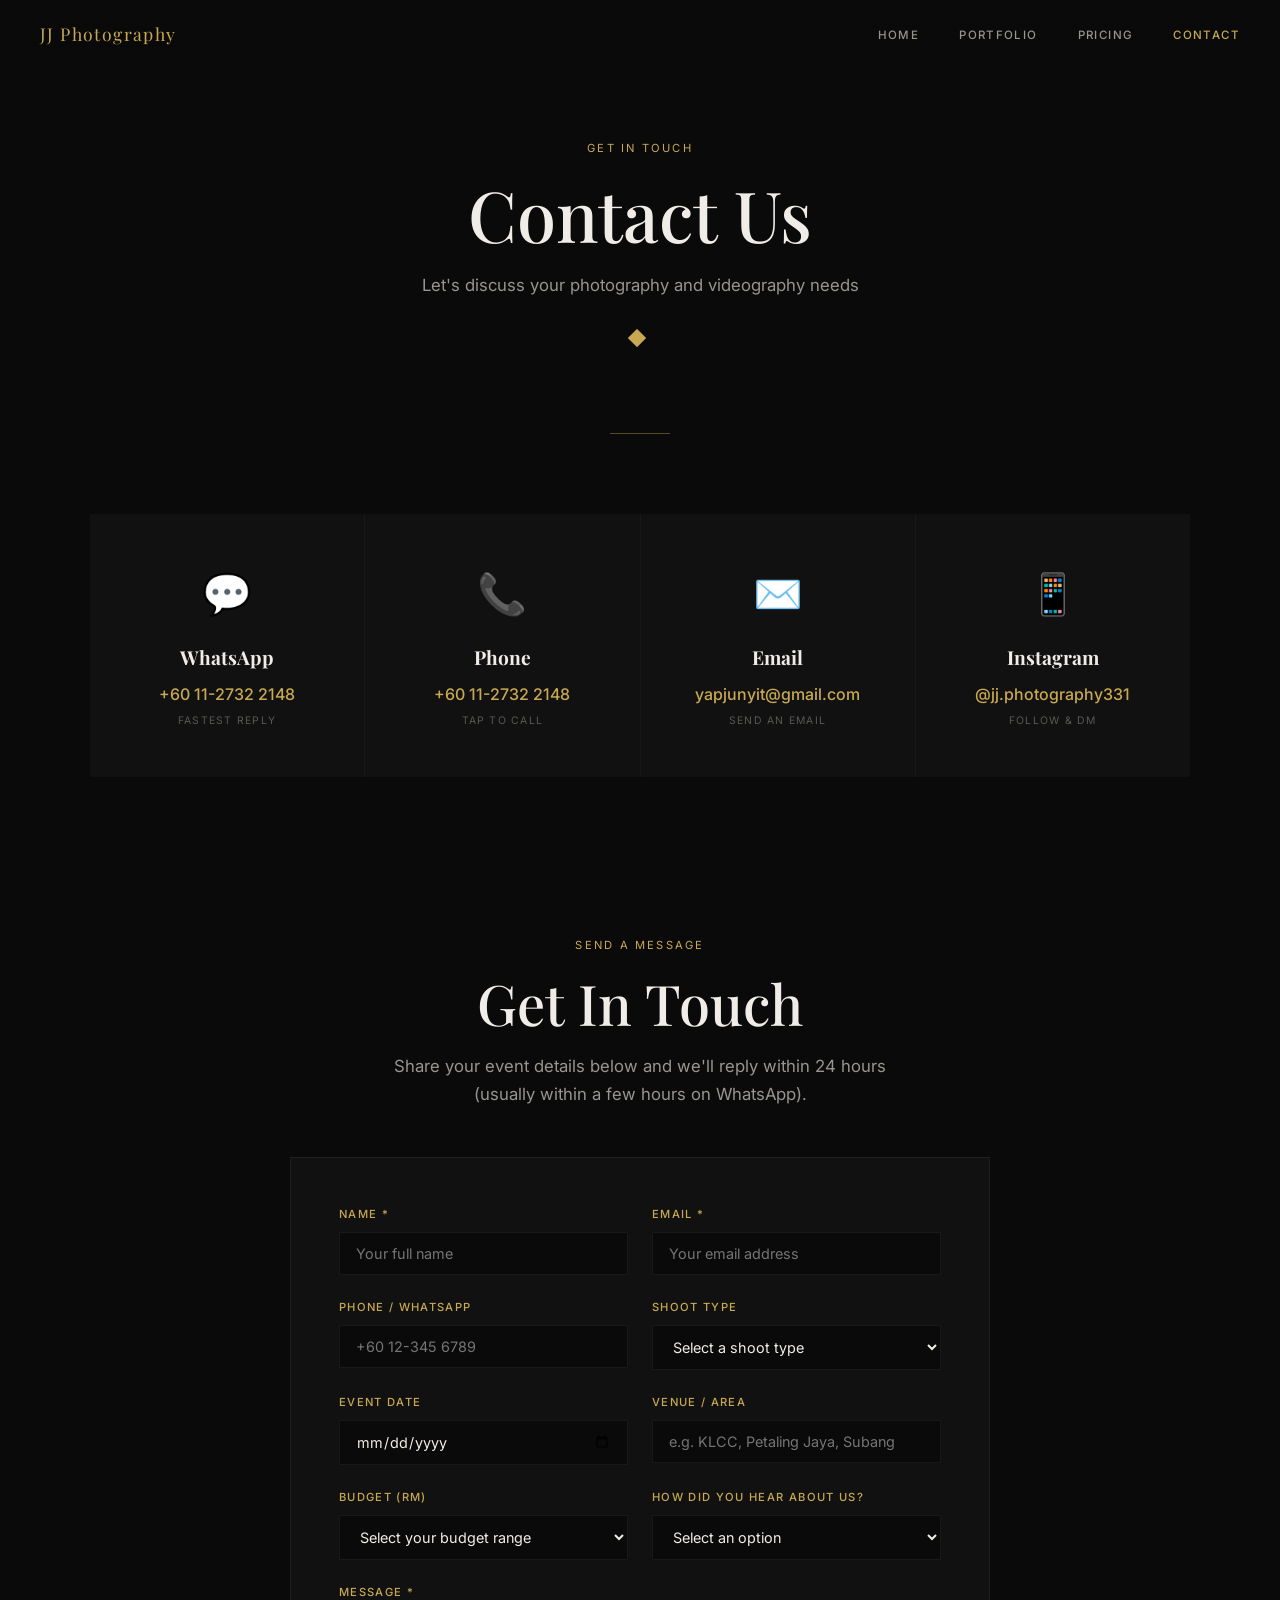
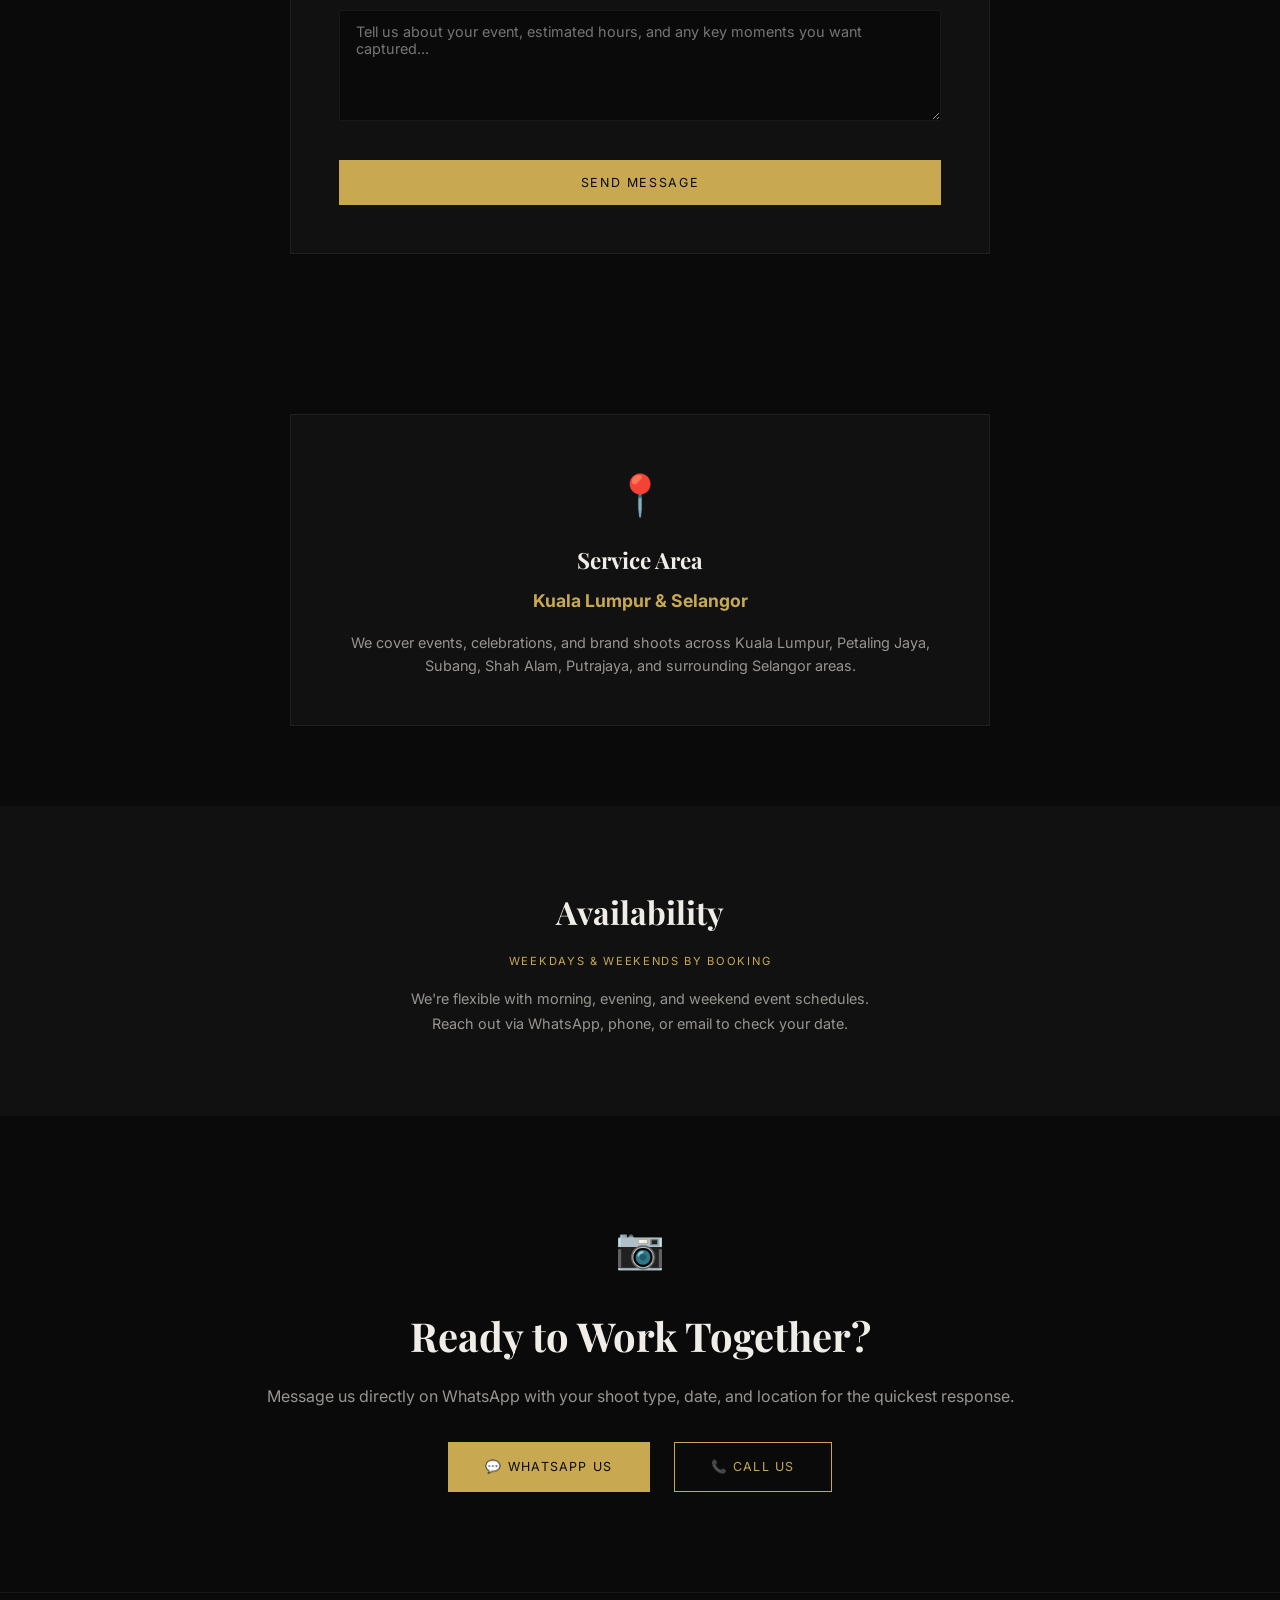
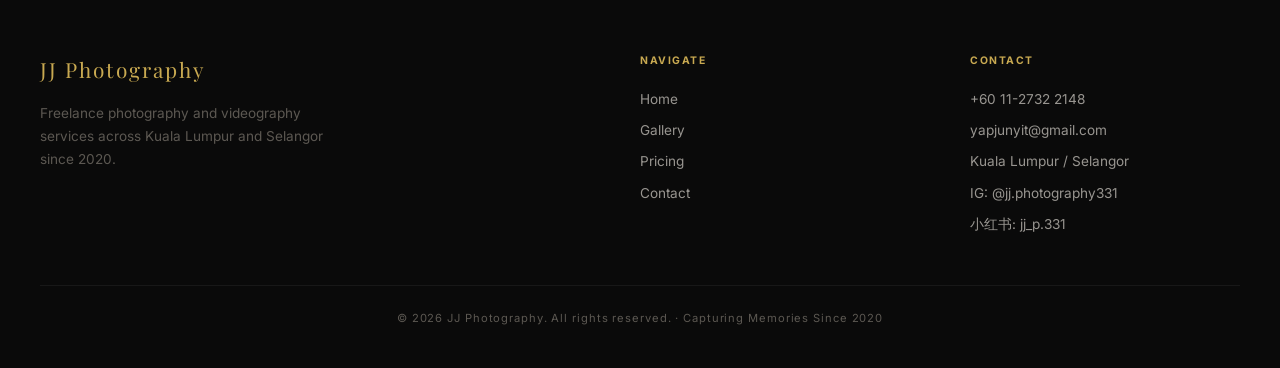
<file: docs/contact.html>
<!DOCTYPE html>
<html lang="en">
<head>
    <meta charset="UTF-8">
    <meta name="viewport" content="width=device-width, initial-scale=1.0">
    <meta name="description" content="Contact JJ Photography to book event, stage, birthday, portrait, or product photography in Kuala Lumpur and Selangor.">
    <link rel="canonical" href="https://yapjunyit-lgtm.github.io/jjphotography-website/contact.html">
    <meta property="og:type" content="website">
    <meta property="og:url" content="https://yapjunyit-lgtm.github.io/jjphotography-website/contact.html">
    <meta property="og:title" content="JJ Photography — Contact Us">
    <meta property="og:description" content="Book your photography or videography session in Kuala Lumpur &amp; Selangor via WhatsApp, email, or our inquiry form.">
    <meta property="og:image" content="https://yapjunyit-lgtm.github.io/jjphotography-website/images/stage-performances/2O7A3456.JPG">
    <meta name="twitter:card" content="summary_large_image">
    <meta name="twitter:image" content="https://yapjunyit-lgtm.github.io/jjphotography-website/images/stage-performances/2O7A3456.JPG">
    <title>JJ Photography — Contact Us | KL &amp; Selangor</title>
    <link rel="icon" type="image/png" href="images/logo.png">
    <link rel="preconnect" href="https://fonts.googleapis.com">
    <link rel="preconnect" href="https://fonts.gstatic.com" crossorigin>
    <link href="https://fonts.googleapis.com/css2?family=Inter:wght@300;400;500;600&family=Playfair+Display:ital,wght@0,400;0,500;0,600;0,700;1,400&display=swap" rel="stylesheet">
    <link rel="stylesheet" href="css/lumen.css">
    <style>
        .contact-methods { padding: 80px 40px; }
        .contact-cards {
            display: grid;
            grid-template-columns: repeat(auto-fit, minmax(240px, 1fr));
            gap: 1px;
            max-width: 1100px;
            margin: 0 auto;
            background: var(--border-subtle);
        }
        .contact-card {
            background: var(--bg-surface);
            padding: 3rem 2rem;
            text-align: center;
            transition: all 0.4s var(--transition-smooth);
        }
        .contact-card:hover {
            background: var(--bg-elevated);
            transform: translateY(-4px);
        }
        .contact-icon-box {
            font-size: 2.5rem;
            margin-bottom: 1rem;
            display: block;
        }
        .contact-title {
            font-family: 'Playfair Display', serif;
            font-size: 1.2rem;
            color: var(--text-primary);
            margin-bottom: 0.6rem;
        }
        .contact-value {
            display: block;
            font-size: 1rem;
            color: var(--accent);
            text-decoration: none;
            font-weight: 500;
            margin-bottom: 0.3rem;
            transition: color 0.3s;
        }
        .contact-value:hover { color: var(--text-primary); }
        .contact-action {
            font-size: 0.65rem;
            letter-spacing: 0.12em;
            color: var(--text-muted);
            text-transform: uppercase;
        }

        .contact-form-section { padding: 80px 40px; }
        .contact-form {
            max-width: 700px;
            margin: 0 auto;
            padding: 3rem;
            background: var(--bg-surface);
            border: 1px solid var(--border-subtle);
        }
        .form-row {
            display: grid;
            grid-template-columns: 1fr 1fr;
            gap: 1.5rem;
        }
        .form-group { margin-bottom: 1.5rem; }
        .form-group label {
            display: block;
            margin-bottom: 0.5rem;
            font-size: 0.7rem;
            letter-spacing: 0.12em;
            color: var(--accent);
            text-transform: uppercase;
            font-weight: 500;
        }
        .form-group input,
        .form-group select,
        .form-group textarea {
            width: 100%;
            padding: 12px 16px;
            border: 1px solid var(--border-subtle);
            background: var(--bg-deep);
            font-family: inherit;
            font-size: 0.9rem;
            color: var(--text-primary);
            transition: border-color 0.3s;
            border-radius: 0;
        }
        .form-group input:focus,
        .form-group select:focus,
        .form-group textarea:focus {
            outline: none;
            border-color: var(--accent);
        }
        .form-group textarea { resize: vertical; }
        .contact-form .cta-button { width: 100%; margin-top: 0.5rem; }
        .contact-form .cta-button:disabled { opacity: 0.6; cursor: wait; }

        .service-area { padding: 80px 40px; }
        .service-area-card {
            background: var(--bg-surface);
            border: 1px solid var(--border-subtle);
            padding: 3rem;
            text-align: center;
            max-width: 700px;
            margin: 0 auto;
        }
        .service-area-icon { font-size: 2.5rem; margin-bottom: 1rem; display: block; }
        .service-area-card h3 {
            font-family: 'Playfair Display', serif;
            font-size: 1.4rem;
            color: var(--text-primary);
            margin-bottom: 0.5rem;
        }
        .service-area-card h4 {
            font-size: 1.1rem;
            color: var(--accent);
            margin-bottom: 1rem;
        }
        .service-area-card p { font-size: 0.9rem; color: var(--text-secondary); line-height: 1.6; }

        .business-hours {
            padding: 80px 40px;
            background: var(--bg-surface);
            text-align: center;
        }
        .business-hours h2 {
            font-family: 'Playfair Display', serif;
            font-size: 2rem;
            color: var(--text-primary);
            margin-bottom: 1rem;
        }
        .hours-label {
            font-size: 0.7rem;
            letter-spacing: 0.15em;
            text-transform: uppercase;
            color: var(--accent);
            margin-bottom: 1rem;
        }
        .hours-description {
            font-size: 0.9rem;
            color: var(--text-secondary);
            line-height: 1.7;
            max-width: 500px;
            margin: 0 auto;
        }

        .ready-to-work { padding: 100px 40px; text-align: center; }
        .ready-icon { font-size: 2.5rem; margin-bottom: 1.5rem; display: block; }
        .ready-to-work h2 {
            font-family: 'Playfair Display', serif;
            font-size: clamp(1.8rem, 4vw, 2.5rem);
            color: var(--text-primary);
            margin-bottom: 1rem;
        }
        .ready-to-work p { color: var(--text-secondary); margin-bottom: 2rem; }
        .action-buttons {
            display: flex; gap: 1.5rem; justify-content: center; flex-wrap: wrap;
        }
        .btn-action {
            display: inline-flex; align-items: center; gap: 0.5rem;
            padding: 14px 36px;
            font-size: 0.78rem; letter-spacing: 0.1em; text-transform: uppercase;
            text-decoration: none;
            border: 1.5px solid var(--accent);
            color: var(--accent);
            transition: all 0.4s var(--transition-smooth);
            cursor: pointer;
        }
        .btn-action:hover { background: var(--accent); color: var(--bg-deep); }
        .btn-action.primary { background: var(--accent); color: var(--bg-deep); }
        .btn-action.primary:hover { background: transparent; color: var(--accent); }

        @media (max-width: 768px) {
            .contact-methods, .contact-form-section, .service-area, .business-hours, .ready-to-work { padding: 60px 20px; }
            .contact-form { padding: 2rem 1.5rem; }
            .form-row { grid-template-columns: 1fr; }
            .contact-cards { grid-template-columns: 1fr 1fr; }
            .action-buttons { flex-direction: column; }
            .btn-action { justify-content: center; }
        }
        @media (max-width: 480px) {
            .contact-cards { grid-template-columns: 1fr; }
        }
    </style>
</head>
<body>
    <div class="scroll-progress" id="scrollProgress"></div>

    <nav class="navbar" id="mainNav">
        <a href="index.html" class="navbar-brand">
            <span class="navbar-logo-text">JJ Photography</span>
        </a>
        <ul class="nav-links">
            <li><a href="index.html">Home</a></li>
            <li><a href="portfolio.html">Portfolio</a></li>
            <li><a href="pricing.html">Pricing</a></li>
            <li><a href="contact.html" class="active">Contact</a></li>
        </ul>
        <button class="hamburger" id="hamburgerBtn" aria-label="Toggle menu">
            <span></span><span></span><span></span>
        </button>
    </nav>
    <div class="mobile-menu-overlay" id="mobileMenu">
        <a href="index.html">Home</a>
        <a href="portfolio.html">Portfolio</a>
        <a href="pricing.html">Pricing</a>
        <a href="contact.html">Contact</a>
    </div>

    <section class="page-header">
        <span class="section-label">Get In Touch</span>
        <h1 class="section-title">Contact Us</h1>
        <p class="section-subtitle" style="margin:0 auto;">Let's discuss your photography and videography needs</p>
        <div class="header-divider">◆</div>
    </section>

    <section class="contact-methods">
        <div class="container">
            <div class="contact-cards">
                <div class="contact-card reveal-on-scroll">
                    <div class="contact-icon-box">💬</div>
                    <h3 class="contact-title">WhatsApp</h3>
                    <a href="https://wa.me/601127322148?text=Hi%20JJ%20Photography%2C%20I%27d%20like%20to%20enquire%20about%20a%20shoot." target="_blank" rel="noopener noreferrer" class="contact-value">+60 11-2732 2148</a>
                    <p class="contact-action">Fastest Reply</p>
                </div>
                <div class="contact-card reveal-on-scroll">
                    <div class="contact-icon-box">📞</div>
                    <h3 class="contact-title">Phone</h3>
                    <a href="tel:+601127322148" class="contact-value">+60 11-2732 2148</a>
                    <p class="contact-action">Tap to Call</p>
                </div>
                <div class="contact-card reveal-on-scroll">
                    <div class="contact-icon-box">✉️</div>
                    <h3 class="contact-title">Email</h3>
                    <a href="mailto:yapjunyit@gmail.com" class="contact-value">yapjunyit@gmail.com</a>
                    <p class="contact-action">Send an Email</p>
                </div>
                <div class="contact-card reveal-on-scroll">
                    <div class="contact-icon-box">📱</div>
                    <h3 class="contact-title">Instagram</h3>
                    <a href="https://www.instagram.com/jj.photography331/" target="_blank" rel="noopener noreferrer" class="contact-value">@jj.photography331</a>
                    <p class="contact-action">Follow &amp; DM</p>
                </div>
            </div>
        </div>
    </section>

    <section class="contact-form-section">
        <div class="container">
            <div class="section-header reveal-on-scroll">
                <span class="section-label">Send A Message</span>
                <h2 class="section-title">Get In Touch</h2>
                <p class="section-subtitle" style="margin:0 auto;">Share your event details below and we'll reply within 24 hours (usually within a few hours on WhatsApp).</p>
            </div>
            <form class="contact-form reveal-on-scroll" action="https://api.web3forms.com/submit" method="POST">
                <input type="hidden" name="access_key" value="d3a204e0-4bf8-4057-a410-a652efc60842">
                <input type="hidden" name="subject" value="New Inquiry from JJ Photography Website">
                <input type="hidden" name="from_name" value="JJ Photography Website">
                <input type="hidden" name="redirect" value="https://yapjunyit-lgtm.github.io/jjphotography-website/thank-you.html">
                <input type="checkbox" name="botcheck" style="display:none;" tabindex="-1" autocomplete="off">
                <div class="form-row">
                    <div class="form-group">
                        <label for="name">Name *</label>
                        <input type="text" id="name" name="name" required placeholder="Your full name">
                    </div>
                    <div class="form-group">
                        <label for="email">Email *</label>
                        <input type="email" id="email" name="email" required placeholder="Your email address">
                    </div>
                </div>
                <div class="form-row">
                    <div class="form-group">
                        <label for="phone">Phone / WhatsApp</label>
                        <input type="tel" id="phone" name="phone" placeholder="+60 12-345 6789">
                    </div>
                    <div class="form-group">
                        <label for="event-type">Shoot Type</label>
                        <select id="event-type" name="event-type">
                            <option value="">Select a shoot type</option>
                            <option value="Corporate / Formal Event">Corporate / Formal Event</option>
                            <option value="Birthday / Private Party">Birthday / Private Party</option>
                            <option value="Stage & Performance">Stage &amp; Performance</option>
                            <option value="Graduation">Graduation</option>
                            <option value="Personal Portrait">Personal Portrait</option>
                            <option value="Brand / Product Photography">Brand / Product Photography</option>
                            <option value="Other">Other</option>
                        </select>
                    </div>
                </div>
                <div class="form-row">
                    <div class="form-group">
                        <label for="event-date">Event Date</label>
                        <input type="date" id="event-date" name="event-date">
                    </div>
                    <div class="form-group">
                        <label for="event-location">Venue / Area</label>
                        <input type="text" id="event-location" name="event-location" placeholder="e.g. KLCC, Petaling Jaya, Subang">
                    </div>
                </div>
                <div class="form-row">
                    <div class="form-group">
                        <label for="budget">Budget (RM)</label>
                        <select id="budget" name="budget">
                            <option value="">Select your budget range</option>
                            <option value="RM300 - RM500">RM300 – RM500</option>
                            <option value="RM500 - RM1000">RM500 – RM1,000</option>
                            <option value="RM1000 - RM2000">RM1,000 – RM2,000</option>
                            <option value="Above RM2000">Above RM2,000</option>
                            <option value="Not Sure">Not Sure / Discuss</option>
                        </select>
                    </div>
                    <div class="form-group">
                        <label for="source">How did you hear about us?</label>
                        <select id="source" name="source">
                            <option value="">Select an option</option>
                            <option value="Instagram">Instagram</option>
                            <option value="Xiaohongshu">小红书 (Xiaohongshu)</option>
                            <option value="Friend Referral">Friend / Referral</option>
                            <option value="Google Search">Google Search</option>
                            <option value="Event/Exhibition">Event / Exhibition</option>
                            <option value="Other">Other</option>
                        </select>
                    </div>
                </div>
                <div class="form-group" id="referral-group" style="display:none;">
                    <label for="referral-name">Who referred you?</label>
                    <input type="text" id="referral-name" name="referral-name" placeholder="Referrer's name">
                </div>
                <div class="form-group">
                    <label for="message">Message *</label>
                    <textarea id="message" name="message" rows="5" required placeholder="Tell us about your event, estimated hours, and any key moments you want captured..."></textarea>
                </div>
                <button type="submit" class="cta-button primary" id="submit-btn">Send Message</button>
            </form>
        </div>
    </section>

    <section class="service-area">
        <div class="service-area-card reveal-on-scroll">
            <div class="service-area-icon">📍</div>
            <h3>Service Area</h3>
            <h4>Kuala Lumpur &amp; Selangor</h4>
            <p>We cover events, celebrations, and brand shoots across Kuala Lumpur, Petaling Jaya, Subang, Shah Alam, Putrajaya, and surrounding Selangor areas.</p>
        </div>
    </section>

    <section class="business-hours">
        <h2>Availability</h2>
        <p class="hours-label">Weekdays &amp; Weekends by Booking</p>
        <p class="hours-description">We're flexible with morning, evening, and weekend event schedules. Reach out via WhatsApp, phone, or email to check your date.</p>
    </section>

    <section class="ready-to-work">
        <div class="ready-icon">📷</div>
        <h2>Ready to Work Together?</h2>
        <p>Message us directly on WhatsApp with your shoot type, date, and location for the quickest response.</p>
        <div class="action-buttons">
            <a href="https://wa.me/601127322148?text=Hi%20JJ%20Photography%2C%20I%27d%20like%20to%20enquire%20about%20a%20shoot." target="_blank" rel="noopener noreferrer" class="btn-action primary">💬 WhatsApp Us</a>
            <a href="tel:+601127322148" class="btn-action">📞 Call Us</a>
        </div>
    </section>

    <footer class="footer">
        <div class="footer-grid">
            <div>
                <div class="footer-brand">JJ Photography</div>
                <p class="footer-desc">Freelance photography and videography services across Kuala Lumpur and Selangor since 2020.</p>
            </div>
            <div class="footer-col">
                <h4>Navigate</h4>
                <a href="index.html">Home</a>
                <a href="portfolio.html">Gallery</a>
                <a href="pricing.html">Pricing</a>
                <a href="contact.html">Contact</a>
            </div>
            <div class="footer-col">
                <h4>Contact</h4>
                <a href="tel:+601127322148">+60 11-2732 2148</a>
                <a href="mailto:yapjunyit@gmail.com">yapjunyit@gmail.com</a>
                <p>Kuala Lumpur / Selangor</p>
                <a href="https://www.instagram.com/jj.photography331/" target="_blank" rel="noopener noreferrer">IG: @jj.photography331</a>
                <p>小红书: jj_p.331</p>
            </div>
        </div>
        <div class="footer-bottom">
            &copy; 2026 JJ Photography. All rights reserved. &middot; Capturing Memories Since 2020
        </div>
    </footer>

    <script src="js/lumen.js"></script>

    <script>
        (function() {
            var source = document.getElementById('source');
            var refGroup = document.getElementById('referral-group');
            if (source && refGroup) {
                source.addEventListener('change', function() {
                    refGroup.style.display = source.value === 'Friend Referral' ? 'block' : 'none';
                });
            }
        })();
    </script>

    <!-- Make.com Webhook + Web3Forms dual submit -->
    <script>
        var MAKE_WEBHOOK_URL = 'https://hook.eu1.make.com/n7ulqw1w0wcw1w5r0fryvju1cmusve3m';
        (function() {
            var form = document.querySelector('.contact-form');
            var submitBtn = document.getElementById('submit-btn');
            if (!form) return;

            form.addEventListener('submit', function(e) {
                var url = MAKE_WEBHOOK_URL;
                if (!url || url.indexOf('YOUR_MAKE') === 0) return;
                e.preventDefault();

                if (submitBtn) {
                    submitBtn.disabled = true;
                    submitBtn.textContent = 'Sending...';
                }

                var data = {
                    name: document.getElementById('name').value,
                    email: document.getElementById('email').value,
                    phone: document.getElementById('phone').value,
                    event_type: document.getElementById('event-type').value,
                    event_date: document.getElementById('event-date').value,
                    event_location: document.getElementById('event-location').value,
                    budget: document.getElementById('budget').value,
                    source: document.getElementById('source').value,
                    referral_name: document.getElementById('referral-name').value,
                    message: document.getElementById('message').value,
                    submitted_at: new Date().toISOString()
                };

                var submitted = false;
                function doSubmit() {
                    if (submitted) return;
                    submitted = true;
                    form.submit();
                }

                fetch(url, {
                    method: 'POST',
                    headers: {'Content-Type': 'text/plain'},
                    body: JSON.stringify(data),
                    mode: 'no-cors'
                }).finally(function() { doSubmit(); });

                setTimeout(doSubmit, 1500);
            });
        })();
    </script>
</body>
</html>
</file>
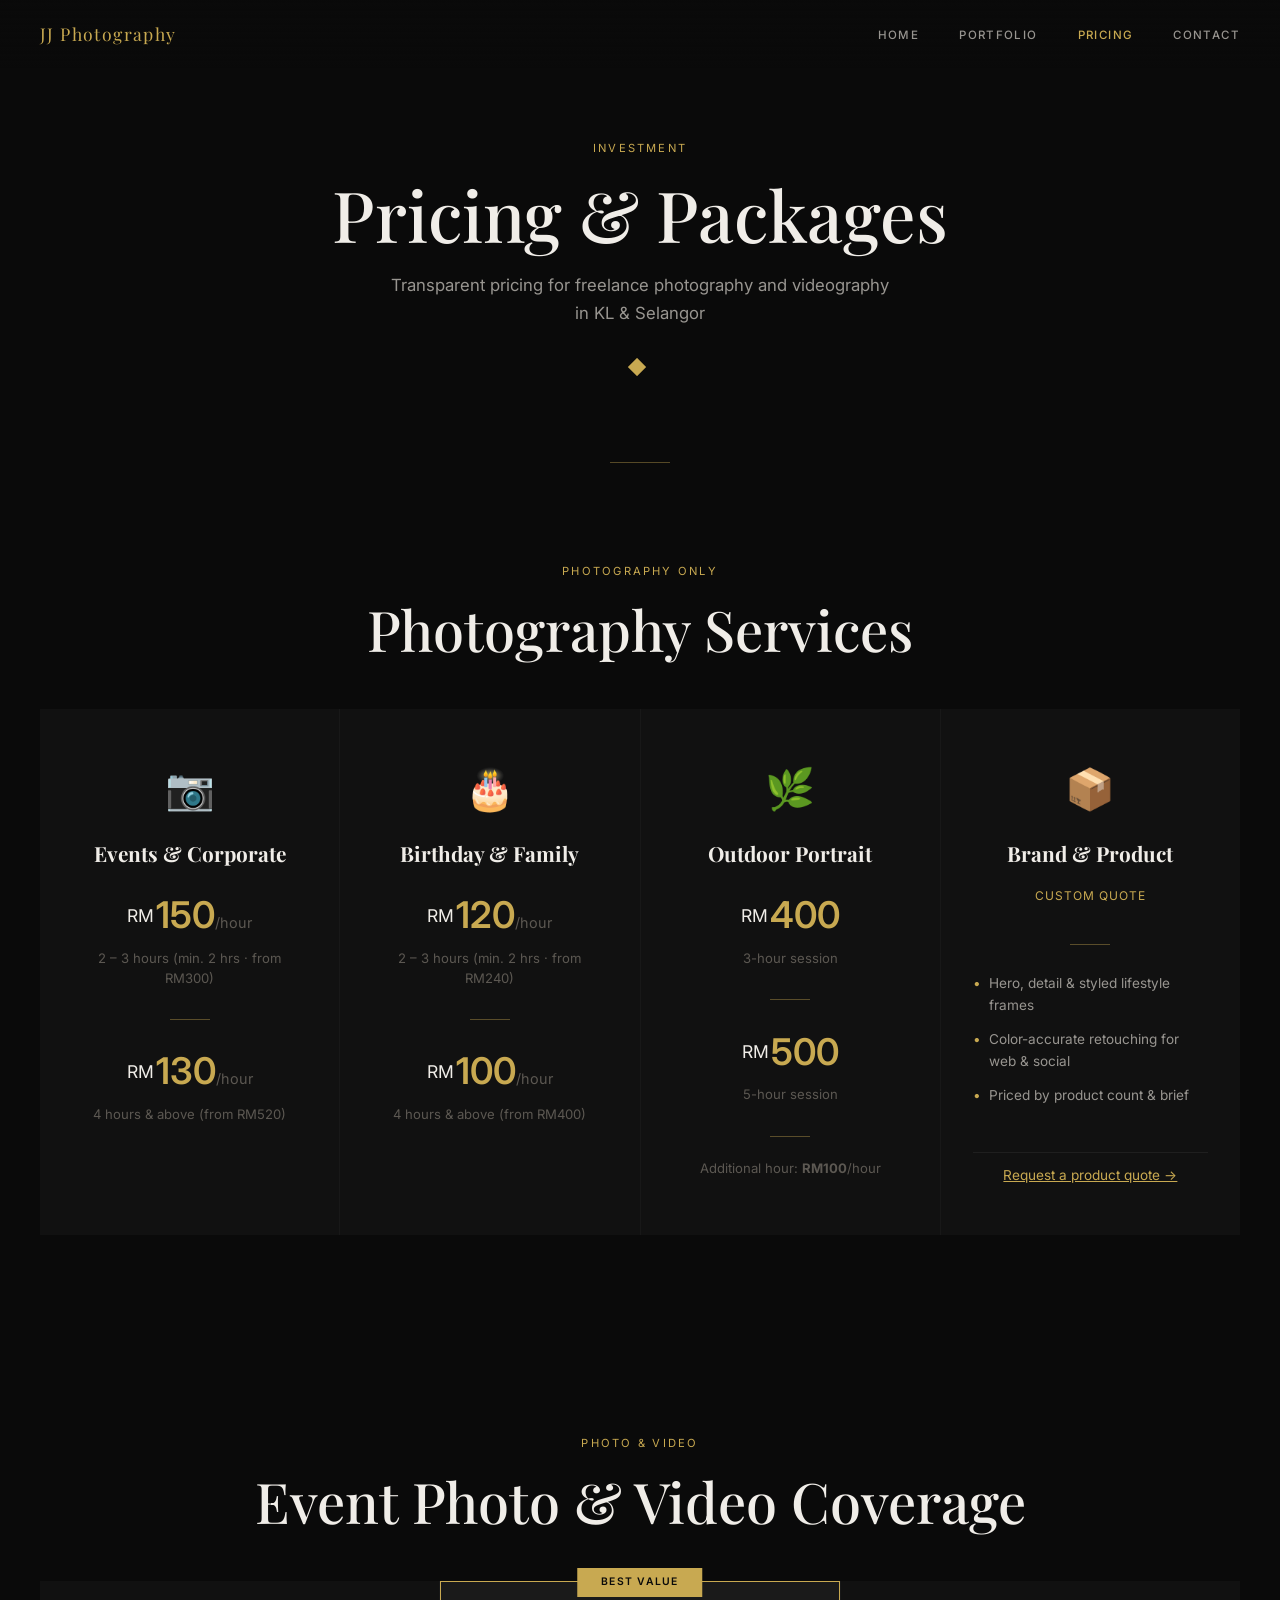
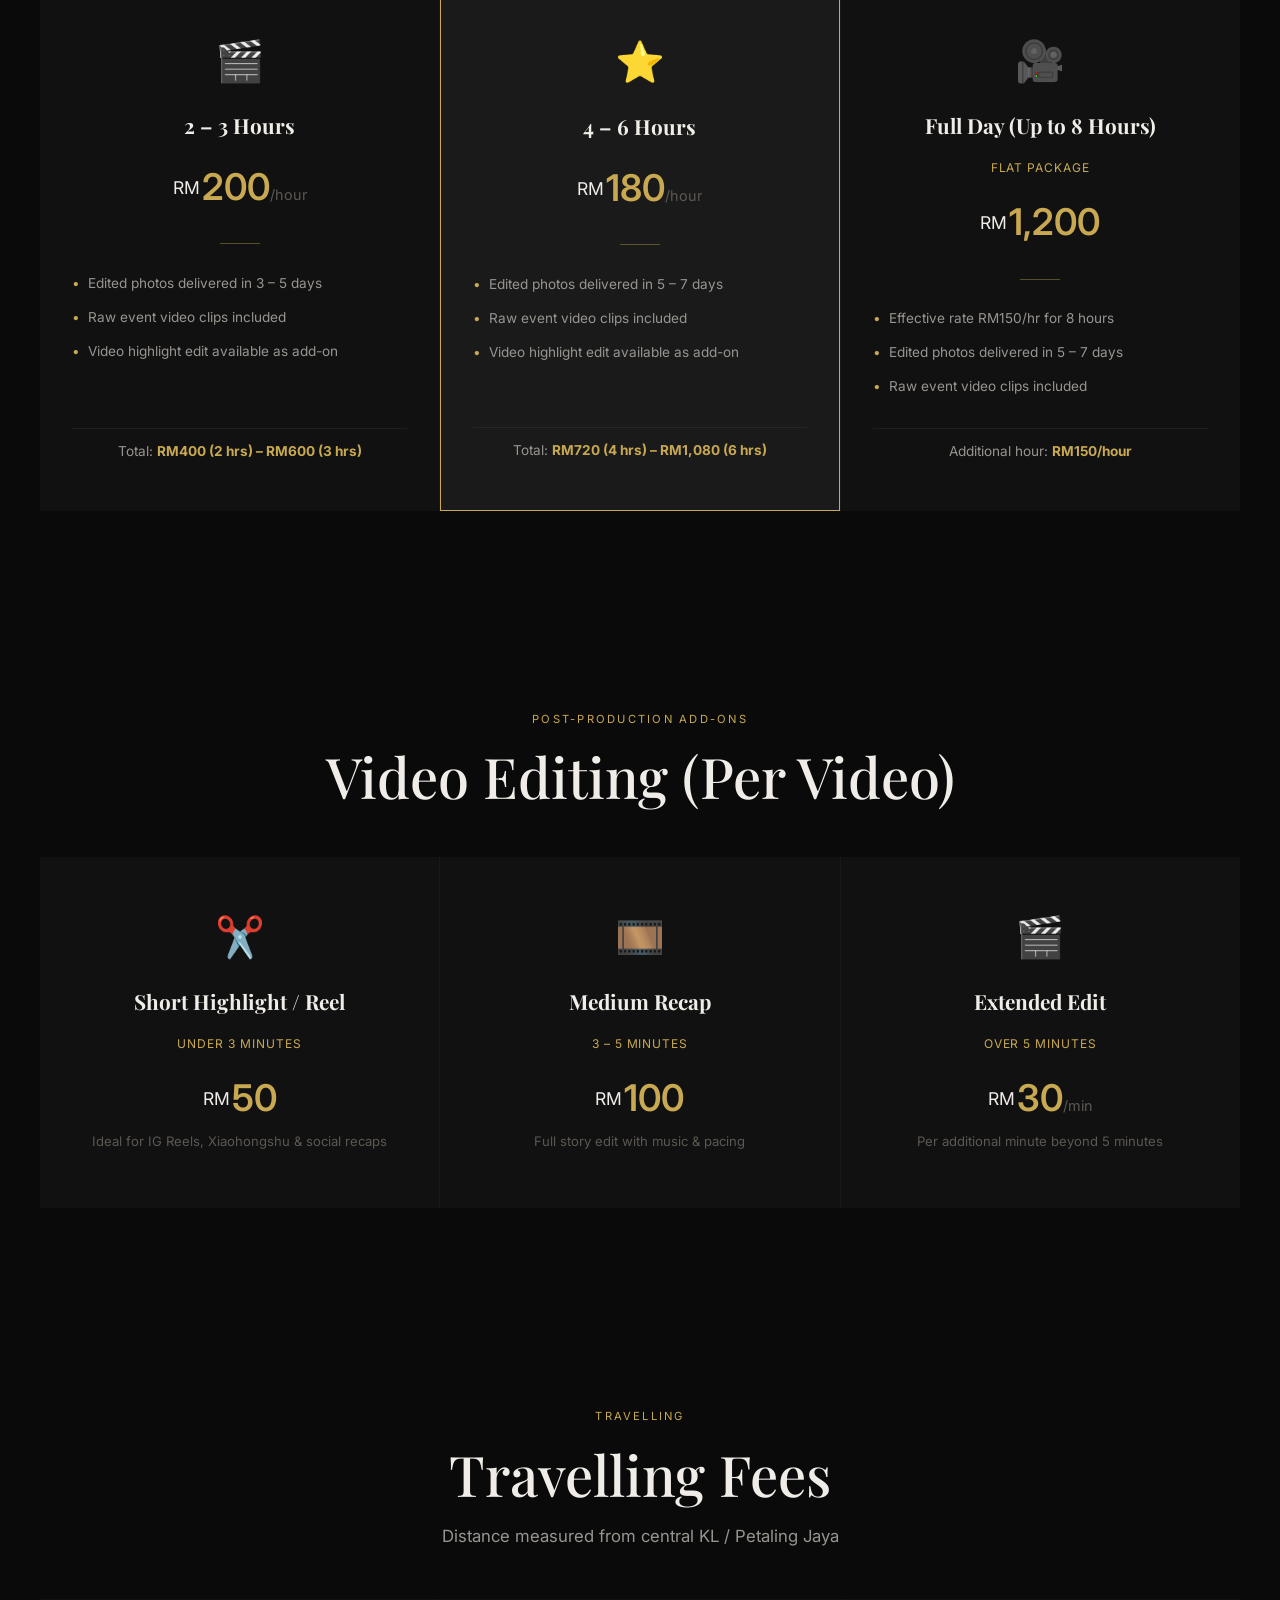
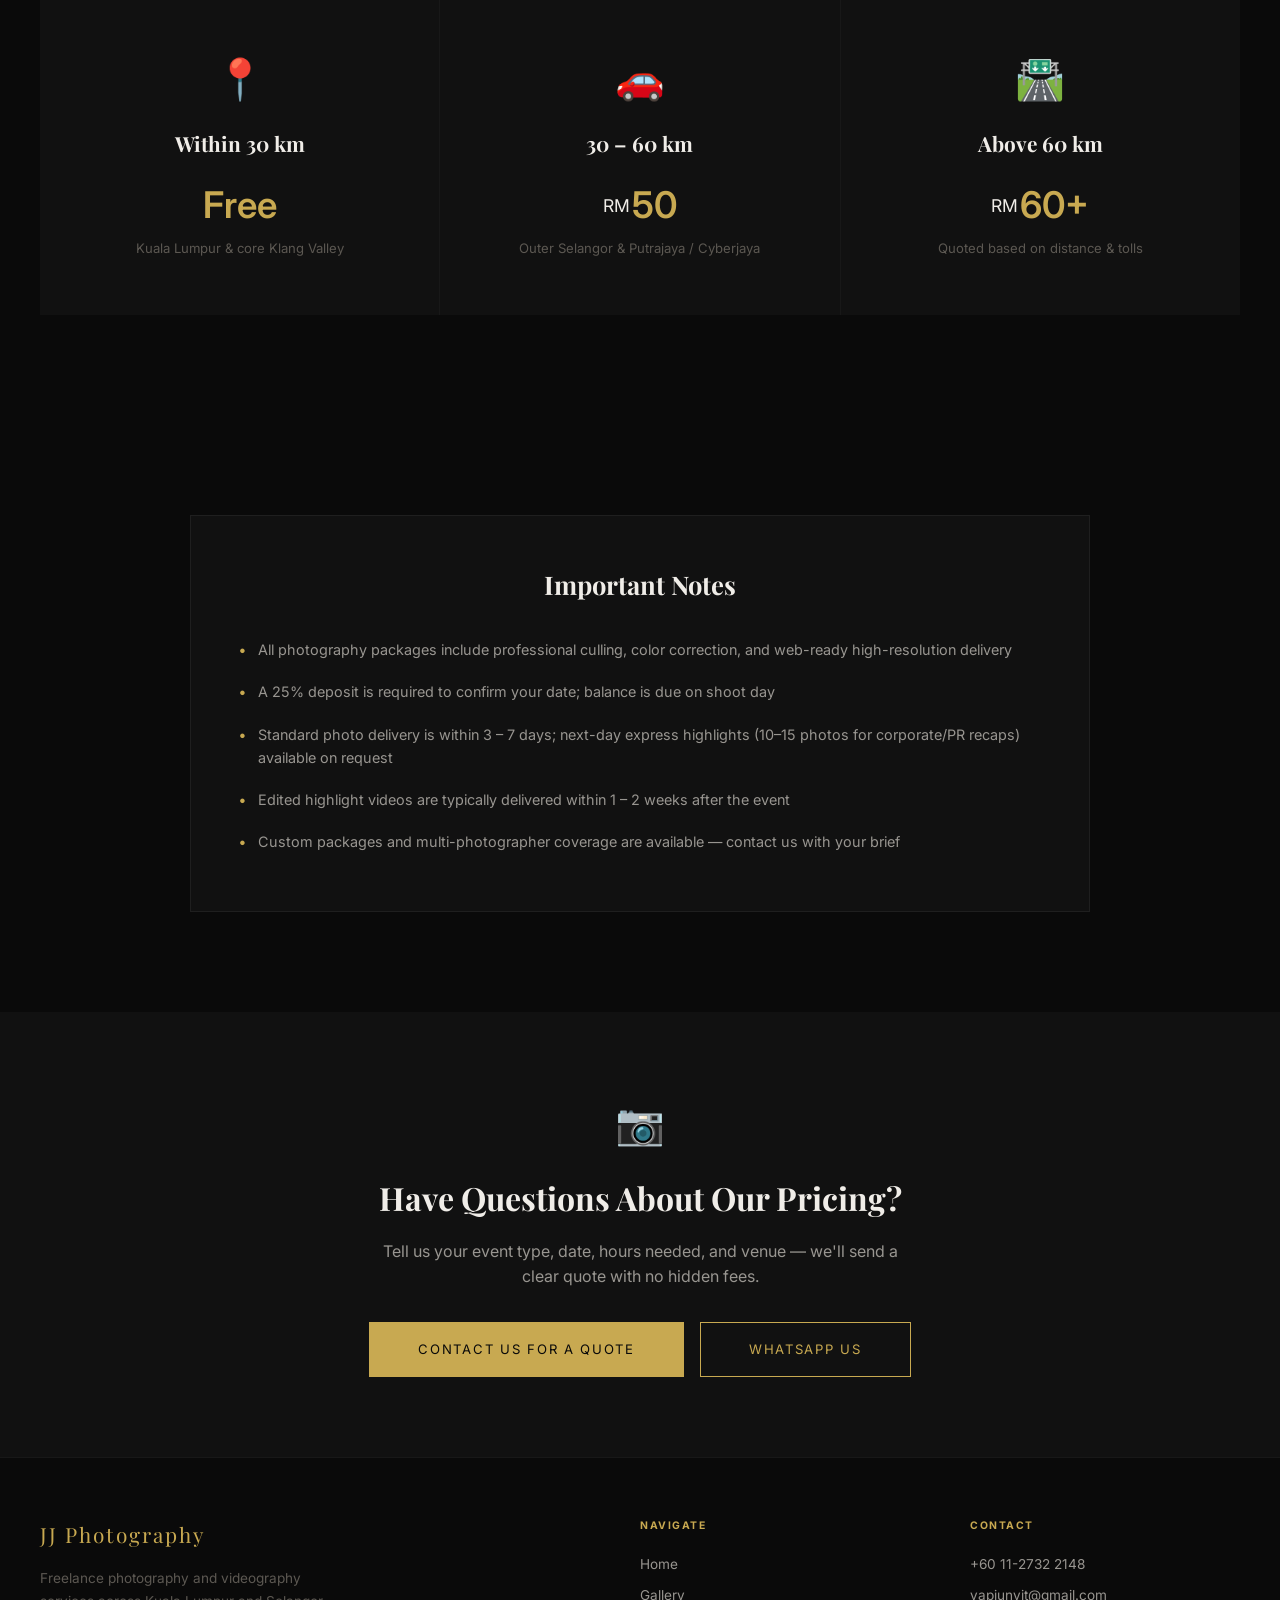
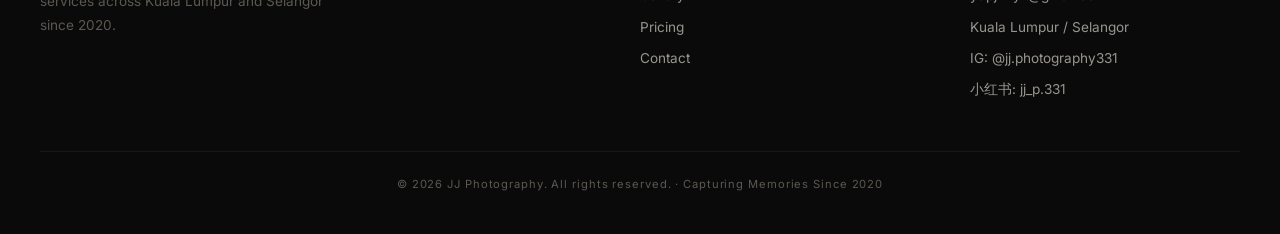
<file: docs/pricing.html>
<!DOCTYPE html>
<html lang="en">
<head>
    <meta charset="UTF-8">
    <meta name="viewport" content="width=device-width, initial-scale=1.0">
    <meta name="description" content="Transparent pricing for event, birthday, portrait, product photography, and videography by JJ Photography in Kuala Lumpur and Selangor.">
    <link rel="canonical" href="https://yapjunyit-lgtm.github.io/jjphotography-website/pricing.html">
    <meta property="og:type" content="website">
    <meta property="og:url" content="https://yapjunyit-lgtm.github.io/jjphotography-website/pricing.html">
    <meta property="og:title" content="JJ Photography — Pricing &amp; Packages">
    <meta property="og:description" content="Clear packages for events, birthdays, portraits, brand products, and video coverage across KL &amp; Selangor.">
    <meta property="og:image" content="https://yapjunyit-lgtm.github.io/jjphotography-website/images/stage-performances/2O7A3456.JPG">
    <meta name="twitter:card" content="summary_large_image">
    <meta name="twitter:image" content="https://yapjunyit-lgtm.github.io/jjphotography-website/images/stage-performances/2O7A3456.JPG">
    <title>JJ Photography — Pricing &amp; Packages | KL &amp; Selangor</title>
    <link rel="icon" type="image/png" href="images/logo.png">
    <link rel="preconnect" href="https://fonts.googleapis.com">
    <link rel="preconnect" href="https://fonts.gstatic.com" crossorigin>
    <link href="https://fonts.googleapis.com/css2?family=Inter:wght@300;400;500;600&family=Playfair+Display:ital,wght@0,400;0,500;0,600;0,700;1,400&display=swap" rel="stylesheet">
    <link rel="stylesheet" href="css/lumen.css">
    <style>
        .pricing-cards{display:grid;grid-template-columns:repeat(auto-fit,minmax(260px,1fr));gap:1px;max-width:1200px;margin:0 auto;background:var(--border-subtle)}
        .pricing-card{background:var(--bg-surface);padding:3rem 2rem;text-align:center;position:relative;transition:all .4s var(--transition-smooth);display:flex;flex-direction:column;justify-content:flex-start}
        .pricing-card:hover{transform:translateY(-6px);background:var(--bg-elevated)}
        .pricing-card.featured{background:var(--bg-elevated);border:1px solid var(--accent)}
        .most-popular-badge{position:absolute;top:-14px;left:50%;transform:translateX(-50%);background:var(--accent);color:var(--bg-deep);padding:6px 24px;font-size:.65rem;letter-spacing:.12em;text-transform:uppercase;font-weight:600;white-space:nowrap}
        .pricing-icon{font-size:2.5rem;margin-bottom:1rem;display:block}
        .package-name{font-family:'Playfair Display',serif;font-size:1.3rem;color:var(--text-primary);margin-bottom:1rem}
        .pricing-rate{font-size:1rem;margin-bottom:.25rem}
        .currency{font-size:1.1rem;vertical-align:super;margin-right:2px}
        .amount{font-size:2.3rem;font-weight:600;color:var(--accent)}
        .rate-unit{font-size:.9rem;color:var(--text-muted)}
        .package-note{font-size:.82rem;color:var(--text-muted);margin-bottom:.5rem;line-height:1.5}
        .package-subtitle{font-size:.75rem;color:var(--accent);letter-spacing:.08em;text-transform:uppercase;margin-bottom:1rem}
        .package-divider{width:40px;height:1px;background:var(--accent);opacity:.4;margin:1.4rem auto}
        .package-features{list-style:none;text-align:left;margin-bottom:1.5rem;font-size:.85rem}
        .package-features li{padding:.38rem 0;color:var(--text-secondary);padding-left:1rem;position:relative}
        .package-features li::before{content:'•';position:absolute;left:0;color:var(--accent)}
        .package-total{font-size:.85rem;color:var(--text-secondary);margin-top:auto;padding-top:.75rem;border-top:1px solid var(--border-subtle)}
        .package-total strong{color:var(--accent)}
        .notes-box{background:var(--bg-surface);border:1px solid var(--border-subtle);padding:3rem;max-width:900px;margin:0 auto}
        .notes-box h3{font-family:'Playfair Display',serif;font-size:1.6rem;color:var(--text-primary);margin-bottom:1.5rem;text-align:center}
        .notes-list{list-style:none}
        .notes-list li{padding:.6rem 0;color:var(--text-secondary);font-size:.9rem;line-height:1.6;padding-left:1.2rem;position:relative}
        .notes-list li::before{content:'•';position:absolute;left:0;color:var(--accent);font-weight:700}
        .faq-icon{font-size:2.5rem;margin-bottom:1rem}
        .pricing-faq{text-align:center;padding:80px 40px;background:var(--bg-surface)}
        .pricing-faq h2{font-family:'Playfair Display',serif;font-size:2rem;color:var(--text-primary);margin-bottom:1rem}
        .pricing-faq p{color:var(--text-secondary);margin-bottom:2rem;max-width:520px;margin-left:auto;margin-right:auto}
        @media(max-width:768px){.pricing-card.featured{transform:none}.pricing-cards{grid-template-columns:1fr;gap:.5rem}.pricing-card{padding:2rem 1.5rem}.notes-box{padding:2rem}.amount{font-size:2rem}}
    </style>
</head>
<body>
    <div class="scroll-progress" id="scrollProgress"></div>

    <nav class="navbar" id="mainNav">
        <a href="index.html" class="navbar-brand"><span class="navbar-logo-text">JJ Photography</span></a>
        <ul class="nav-links">
            <li><a href="index.html">Home</a></li>
            <li><a href="portfolio.html">Portfolio</a></li>
            <li><a href="pricing.html" class="active">Pricing</a></li>
            <li><a href="contact.html">Contact</a></li>
        </ul>
        <button class="hamburger" id="hamburgerBtn" aria-label="Toggle menu"><span></span><span></span><span></span></button>
    </nav>
    <div class="mobile-menu-overlay" id="mobileMenu">
        <a href="index.html">Home</a><a href="portfolio.html">Portfolio</a><a href="pricing.html">Pricing</a><a href="contact.html">Contact</a>
    </div>

    <section class="page-header">
        <span class="section-label">Investment</span>
        <h1 class="section-title">Pricing &amp; Packages</h1>
        <p class="section-subtitle" style="margin:0 auto;">Transparent pricing for freelance photography and videography in KL &amp; Selangor</p>
        <div class="header-divider">◆</div>
    </section>

    <section class="page-section">
        <div class="section-header reveal-on-scroll">
            <span class="section-label">Photography Only</span>
            <h2 class="section-title">Photography Services</h2>
        </div>
        <div class="pricing-cards">
            <div class="pricing-card reveal-on-scroll">
                <div class="pricing-icon">📷</div>
                <h3 class="package-name">Events &amp; Corporate</h3>
                <div class="pricing-rate"><span class="currency">RM</span><span class="amount">150</span><span class="rate-unit">/hour</span></div>
                <p class="package-note">2 – 3 hours (min. 2 hrs · from RM300)</p>
                <div class="package-divider"></div>
                <div class="pricing-rate"><span class="currency">RM</span><span class="amount">130</span><span class="rate-unit">/hour</span></div>
                <p class="package-note">4 hours &amp; above (from RM520)</p>
            </div>
            <div class="pricing-card reveal-on-scroll">
                <div class="pricing-icon">🎂</div>
                <h3 class="package-name">Birthday &amp; Family</h3>
                <div class="pricing-rate"><span class="currency">RM</span><span class="amount">120</span><span class="rate-unit">/hour</span></div>
                <p class="package-note">2 – 3 hours (min. 2 hrs · from RM240)</p>
                <div class="package-divider"></div>
                <div class="pricing-rate"><span class="currency">RM</span><span class="amount">100</span><span class="rate-unit">/hour</span></div>
                <p class="package-note">4 hours &amp; above (from RM400)</p>
            </div>
            <div class="pricing-card reveal-on-scroll">
                <div class="pricing-icon">🌿</div>
                <h3 class="package-name">Outdoor Portrait</h3>
                <div class="pricing-rate"><span class="currency">RM</span><span class="amount">400</span></div>
                <p class="package-note">3-hour session</p>
                <div class="package-divider"></div>
                <div class="pricing-rate"><span class="currency">RM</span><span class="amount">500</span></div>
                <p class="package-note">5-hour session</p>
                <div class="package-divider"></div>
                <p class="package-note">Additional hour: <strong>RM100</strong>/hour</p>
            </div>
            <div class="pricing-card reveal-on-scroll">
                <div class="pricing-icon">📦</div>
                <h3 class="package-name">Brand &amp; Product</h3>
                <p class="package-subtitle">Custom Quote</p>
                <div class="package-divider"></div>
                <ul class="package-features">
                    <li>Hero, detail &amp; styled lifestyle frames</li>
                    <li>Color-accurate retouching for web &amp; social</li>
                    <li>Priced by product count &amp; brief</li>
                </ul>
                <p class="package-total"><a href="contact.html" style="color:var(--accent);text-decoration:underline;">Request a product quote →</a></p>
            </div>
        </div>
    </section>

    <section class="page-section">
        <div class="section-header reveal-on-scroll">
            <span class="section-label">Photo &amp; Video</span>
            <h2 class="section-title">Event Photo &amp; Video Coverage</h2>
        </div>
        <div class="pricing-cards">
            <div class="pricing-card reveal-on-scroll">
                <div class="pricing-icon">🎬</div>
                <h3 class="package-name">2 – 3 Hours</h3>
                <div class="pricing-rate"><span class="currency">RM</span><span class="amount">200</span><span class="rate-unit">/hour</span></div>
                <div class="package-divider"></div>
                <ul class="package-features">
                    <li>Edited photos delivered in 3 – 5 days</li>
                    <li>Raw event video clips included</li>
                    <li>Video highlight edit available as add-on</li>
                </ul>
                <p class="package-total">Total: <strong>RM400 (2 hrs) – RM600 (3 hrs)</strong></p>
            </div>
            <div class="pricing-card featured reveal-on-scroll">
                <div class="most-popular-badge">Best Value</div>
                <div class="pricing-icon">⭐</div>
                <h3 class="package-name">4 – 6 Hours</h3>
                <div class="pricing-rate"><span class="currency">RM</span><span class="amount">180</span><span class="rate-unit">/hour</span></div>
                <div class="package-divider"></div>
                <ul class="package-features">
                    <li>Edited photos delivered in 5 – 7 days</li>
                    <li>Raw event video clips included</li>
                    <li>Video highlight edit available as add-on</li>
                </ul>
                <p class="package-total">Total: <strong>RM720 (4 hrs) – RM1,080 (6 hrs)</strong></p>
            </div>
            <div class="pricing-card reveal-on-scroll">
                <div class="pricing-icon">🎥</div>
                <h3 class="package-name">Full Day (Up to 8 Hours)</h3>
                <p class="package-subtitle">Flat Package</p>
                <div class="pricing-rate"><span class="currency">RM</span><span class="amount">1,200</span></div>
                <div class="package-divider"></div>
                <ul class="package-features">
                    <li>Effective rate RM150/hr for 8 hours</li>
                    <li>Edited photos delivered in 5 – 7 days</li>
                    <li>Raw event video clips included</li>
                </ul>
                <p class="package-total">Additional hour: <strong>RM150/hour</strong></p>
            </div>
        </div>
    </section>

    <section class="page-section">
        <div class="section-header reveal-on-scroll">
            <span class="section-label">Post-Production Add-Ons</span>
            <h2 class="section-title">Video Editing (Per Video)</h2>
        </div>
        <div class="pricing-cards">
            <div class="pricing-card reveal-on-scroll">
                <div class="pricing-icon">✂️</div>
                <h3 class="package-name">Short Highlight / Reel</h3>
                <p class="package-subtitle">Under 3 minutes</p>
                <div class="pricing-rate"><span class="currency">RM</span><span class="amount">50</span></div>
                <p class="package-note">Ideal for IG Reels, Xiaohongshu &amp; social recaps</p>
            </div>
            <div class="pricing-card reveal-on-scroll">
                <div class="pricing-icon">🎞️</div>
                <h3 class="package-name">Medium Recap</h3>
                <p class="package-subtitle">3 – 5 minutes</p>
                <div class="pricing-rate"><span class="currency">RM</span><span class="amount">100</span></div>
                <p class="package-note">Full story edit with music &amp; pacing</p>
            </div>
            <div class="pricing-card reveal-on-scroll">
                <div class="pricing-icon">🎬</div>
                <h3 class="package-name">Extended Edit</h3>
                <p class="package-subtitle">Over 5 minutes</p>
                <div class="pricing-rate"><span class="currency">RM</span><span class="amount">30</span><span class="rate-unit">/min</span></div>
                <p class="package-note">Per additional minute beyond 5 minutes</p>
            </div>
        </div>
    </section>

    <section class="page-section">
        <div class="section-header reveal-on-scroll">
            <span class="section-label">Travelling</span>
            <h2 class="section-title">Travelling Fees</h2>
            <p class="section-subtitle" style="margin:0 auto;">Distance measured from central KL / Petaling Jaya</p>
        </div>
        <div class="pricing-cards">
            <div class="pricing-card reveal-on-scroll">
                <div class="pricing-icon">📍</div>
                <h3 class="package-name">Within 30 km</h3>
                <div class="pricing-rate"><span class="amount">Free</span></div>
                <p class="package-note">Kuala Lumpur &amp; core Klang Valley</p>
            </div>
            <div class="pricing-card reveal-on-scroll">
                <div class="pricing-icon">🚗</div>
                <h3 class="package-name">30 – 60 km</h3>
                <div class="pricing-rate"><span class="currency">RM</span><span class="amount">50</span></div>
                <p class="package-note">Outer Selangor &amp; Putrajaya / Cyberjaya</p>
            </div>
            <div class="pricing-card reveal-on-scroll">
                <div class="pricing-icon">🛣️</div>
                <h3 class="package-name">Above 60 km</h3>
                <div class="pricing-rate"><span class="currency">RM</span><span class="amount">60+</span></div>
                <p class="package-note">Quoted based on distance &amp; tolls</p>
            </div>
        </div>
    </section>

    <section class="page-section">
        <div class="notes-box reveal-on-scroll">
            <h3>Important Notes</h3>
            <ul class="notes-list">
                <li>All photography packages include professional culling, color correction, and web-ready high-resolution delivery</li>
                <li>A 25% deposit is required to confirm your date; balance is due on shoot day</li>
                <li>Standard photo delivery is within 3 – 7 days; next-day express highlights (10–15 photos for corporate/PR recaps) available on request</li>
                <li>Edited highlight videos are typically delivered within 1 – 2 weeks after the event</li>
                <li>Custom packages and multi-photographer coverage are available — contact us with your brief</li>
            </ul>
        </div>
    </section>

    <section class="pricing-faq">
        <div class="faq-icon">📷</div>
        <h2>Have Questions About Our Pricing?</h2>
        <p>Tell us your event type, date, hours needed, and venue — we'll send a clear quote with no hidden fees.</p>
        <div style="display:flex;gap:16px;justify-content:center;flex-wrap:wrap;">
            <a href="contact.html" class="cta-button primary large">Contact Us for a Quote</a>
            <a href="https://wa.me/601127322148?text=Hi%20JJ%20Photography%2C%20I%27d%20like%20to%20request%20a%20quote." target="_blank" rel="noopener noreferrer" class="cta-button large">WhatsApp Us</a>
        </div>
    </section>

    <footer class="footer">
        <div class="footer-grid">
            <div><div class="footer-brand">JJ Photography</div><p class="footer-desc">Freelance photography and videography services across Kuala Lumpur and Selangor since 2020.</p></div>
            <div class="footer-col"><h4>Navigate</h4><a href="index.html">Home</a><a href="portfolio.html">Gallery</a><a href="pricing.html">Pricing</a><a href="contact.html">Contact</a></div>
            <div class="footer-col"><h4>Contact</h4><a href="tel:+601127322148">+60 11-2732 2148</a><a href="mailto:yapjunyit@gmail.com">yapjunyit@gmail.com</a><p>Kuala Lumpur / Selangor</p><a href="https://www.instagram.com/jj.photography331/" target="_blank" rel="noopener noreferrer">IG: @jj.photography331</a><p>小红书: jj_p.331</p></div>
        </div>
        <div class="footer-bottom">&copy; 2026 JJ Photography. All rights reserved. &middot; Capturing Memories Since 2020</div>
    </footer>

    <script src="js/lumen.js"></script>
</body>
</html>
</file>
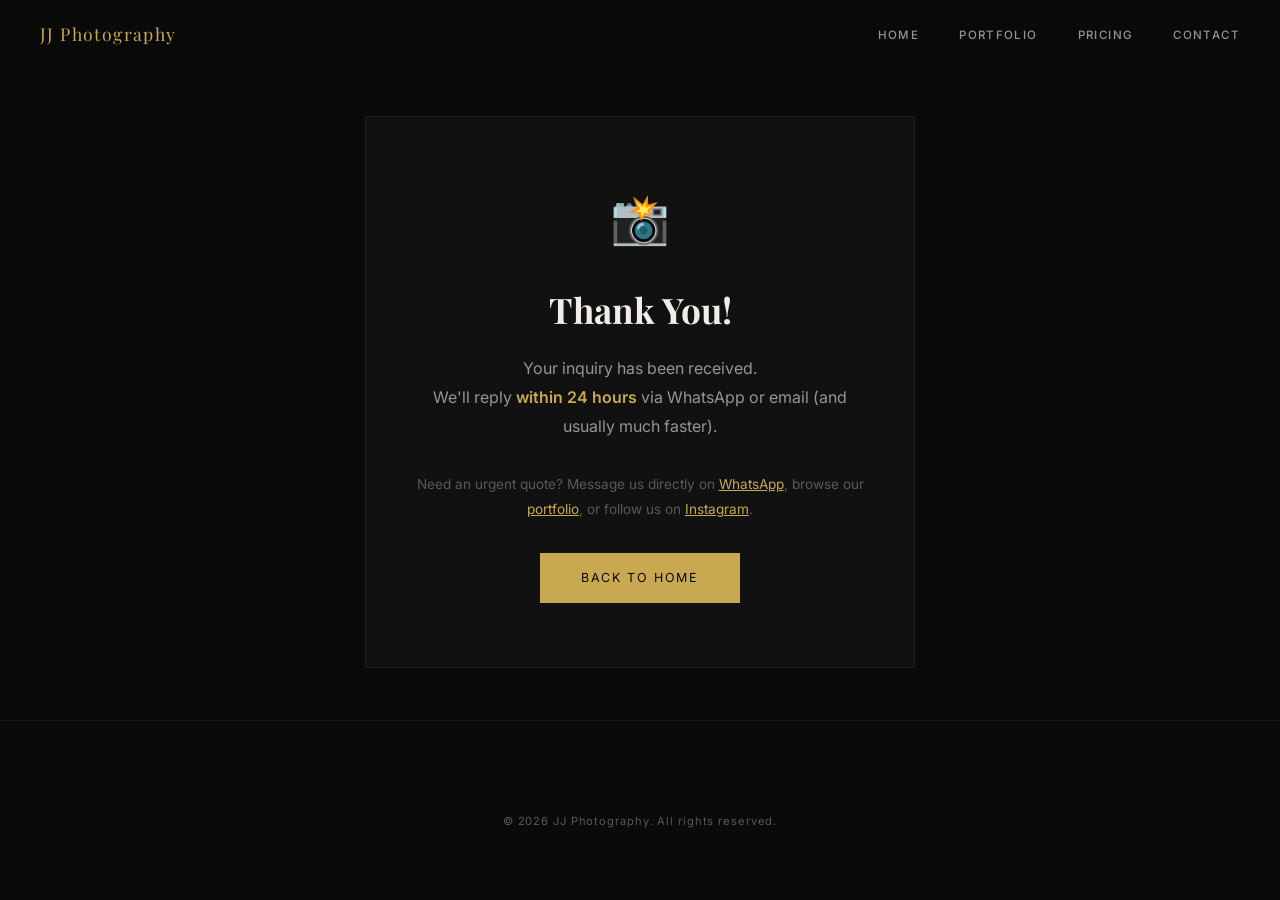
<file: docs/thank-you.html>
<!DOCTYPE html>
<html lang="en">
<head>
    <meta charset="UTF-8">
    <meta name="viewport" content="width=device-width, initial-scale=1.0">
    <meta name="robots" content="noindex, nofollow">
    <title>Thank You — JJ Photography</title>
    <link rel="icon" type="image/png" href="images/logo.png">
    <link rel="preconnect" href="https://fonts.googleapis.com">
    <link rel="preconnect" href="https://fonts.gstatic.com" crossorigin>
    <link href="https://fonts.googleapis.com/css2?family=Inter:wght@300;400;500;600&family=Playfair+Display:ital,wght@0,400;0,500;0,600;0,700;1,400&display=swap" rel="stylesheet">
    <link rel="stylesheet" href="css/lumen.css">
    <style>
        .thank-you-section {
            min-height: 80vh;
            display: flex;
            align-items: center;
            justify-content: center;
            text-align: center;
            padding: 6rem 2rem 2rem;
        }
        .thank-you-card {
            background: var(--bg-surface);
            border: 1px solid var(--border-subtle);
            padding: 4rem 3rem;
            max-width: 550px;
        }
        .thank-you-icon { font-size: 3rem; margin-bottom: 1.5rem; }
        .thank-you-card h1 {
            font-family: 'Playfair Display', serif;
            font-size: 2.2rem;
            color: var(--text-primary);
            margin-bottom: 1rem;
        }
        .thank-you-card p {
            font-size: 1rem;
            color: var(--text-secondary);
            line-height: 1.8;
            margin-bottom: 2rem;
        }
        .thank-you-card .highlight { color: var(--accent); font-weight: 600; }
        .thank-you-card a.inline-link {
            color: var(--accent);
            text-decoration: underline;
            transition: color 0.3s;
        }
        .thank-you-card a.inline-link:hover { color: var(--text-primary); }
        @media (max-width: 768px) {
            .thank-you-card { padding: 2.5rem 1.5rem; }
        }
    </style>
</head>
<body>
    <div class="scroll-progress" id="scrollProgress"></div>

    <nav class="navbar" id="mainNav">
        <a href="index.html" class="navbar-brand">
            <span class="navbar-logo-text">JJ Photography</span>
        </a>
        <ul class="nav-links">
            <li><a href="index.html">Home</a></li>
            <li><a href="portfolio.html">Portfolio</a></li>
            <li><a href="pricing.html">Pricing</a></li>
            <li><a href="contact.html">Contact</a></li>
        </ul>
        <button class="hamburger" id="hamburgerBtn" aria-label="Toggle menu">
            <span></span><span></span><span></span>
        </button>
    </nav>
    <div class="mobile-menu-overlay" id="mobileMenu">
        <a href="index.html">Home</a>
        <a href="portfolio.html">Portfolio</a>
        <a href="pricing.html">Pricing</a>
        <a href="contact.html">Contact</a>
    </div>

    <section class="thank-you-section">
        <div class="thank-you-card">
            <div class="thank-you-icon">📸</div>
            <h1>Thank You!</h1>
            <p>Your inquiry has been received.<br>
            We'll reply <span class="highlight">within 24 hours</span> via WhatsApp or email (and usually much faster).</p>
            <p style="font-size:0.85rem; color:var(--text-muted);">
                Need an urgent quote? Message us directly on
                <a href="https://wa.me/601127322148?text=Hi%20JJ%20Photography%2C%20I%20just%20submitted%20an%20inquiry%20on%20your%20website." target="_blank" rel="noopener noreferrer" class="inline-link">WhatsApp</a>,
                browse our <a href="portfolio.html" class="inline-link">portfolio</a>, or follow us on
                <a href="https://www.instagram.com/jj.photography331/" target="_blank" rel="noopener noreferrer" class="inline-link">Instagram</a>.
            </p>
            <a href="index.html" class="cta-button primary">Back to Home</a>
        </div>
    </section>

    <footer class="footer">
        <div class="footer-bottom" style="border-top:none; padding-top:2rem;">
            <p>&copy; 2026 JJ Photography. All rights reserved.</p>
        </div>
    </footer>

    <script src="js/lumen.js"></script>
</body>
</html>
</file>
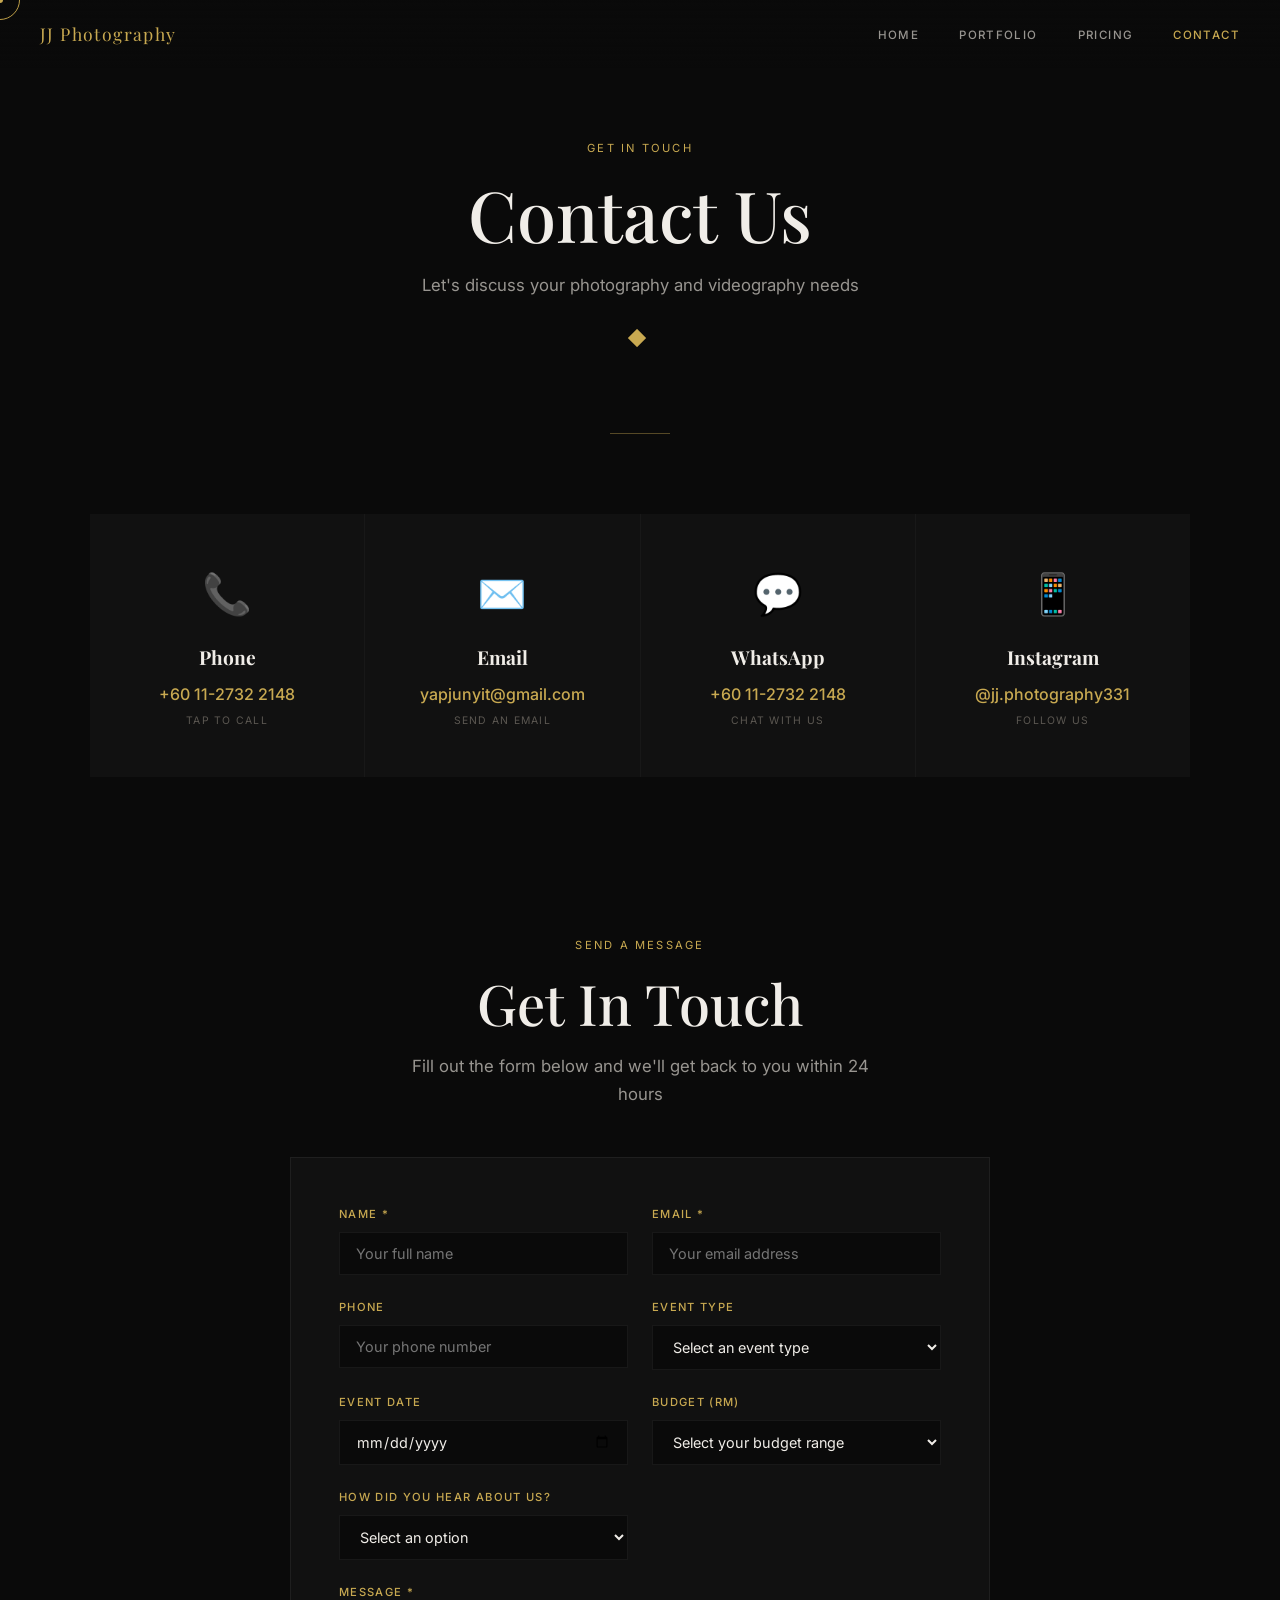
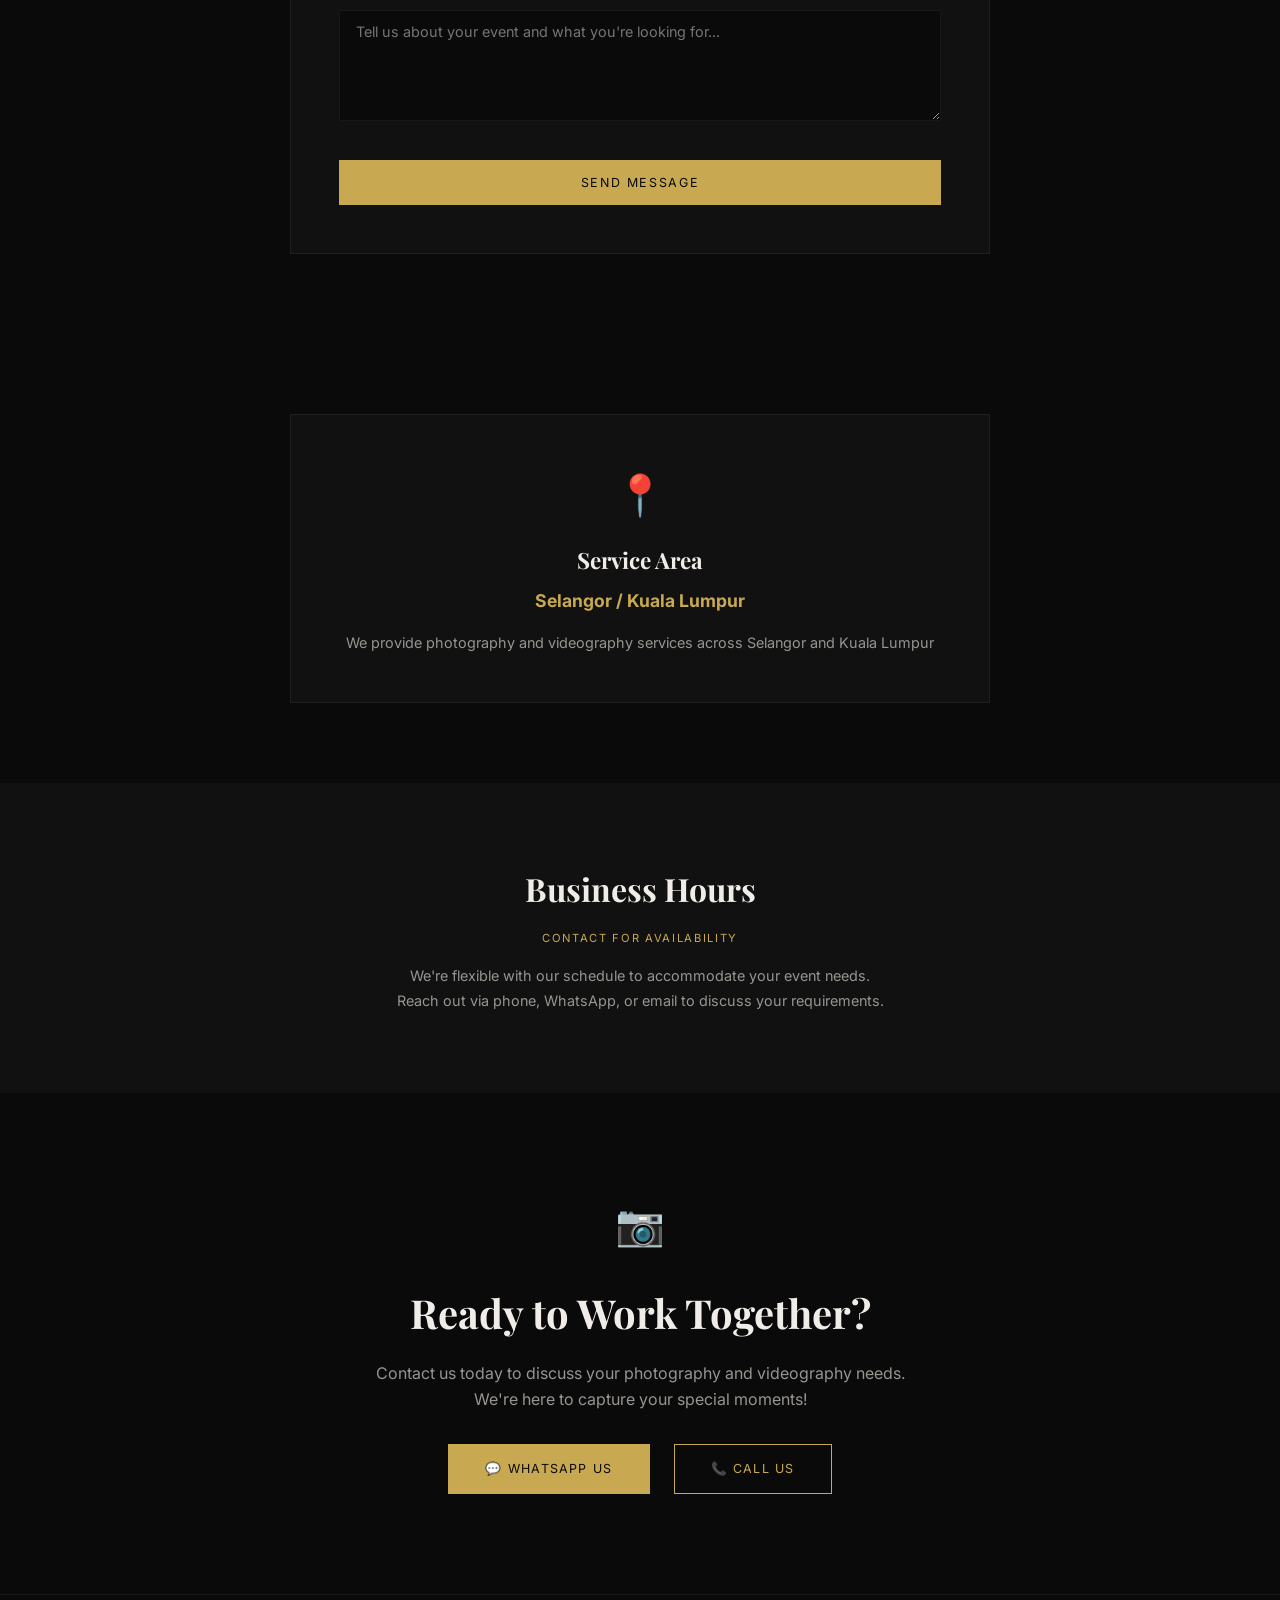
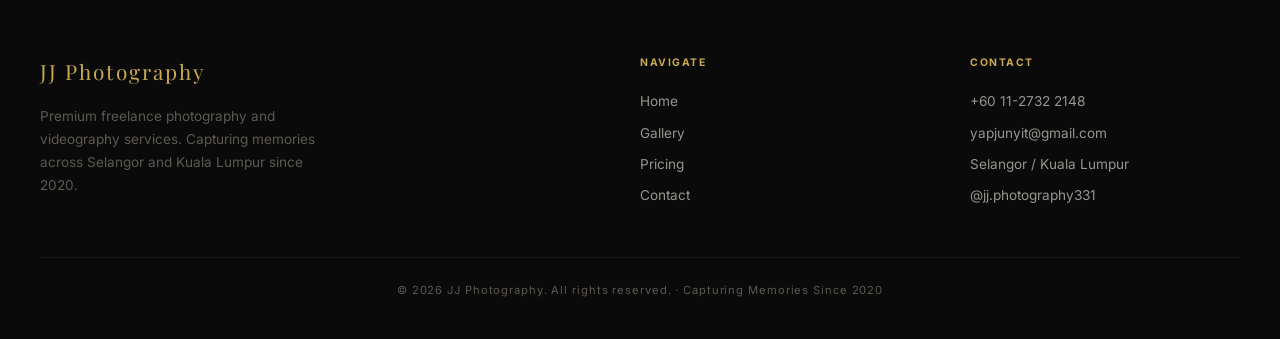
<file: JJ_Phtography_Site/contact.html>
<!DOCTYPE html>
<html lang="en">
<head>
    <meta charset="UTF-8">
    <meta name="viewport" content="width=device-width, initial-scale=1.0">
    <meta name="description" content="Contact JJ Photography for freelance photography and videography services in Selangor and Kuala Lumpur.">
    <meta property="og:title" content="JJ Photography — Contact Us">
    <meta property="og:image" content="images/logo.png">
    <title>JJ Photography — Contact Us</title>
    <link rel="icon" type="image/png" href="images/logo.png">
    <link rel="preconnect" href="https://fonts.googleapis.com">
    <link rel="preconnect" href="https://fonts.gstatic.com" crossorigin>
    <link href="https://fonts.googleapis.com/css2?family=Inter:wght@300;400;500;600&family=Playfair+Display:ital,wght@0,400;0,500;0,600;0,700;1,400&display=swap" rel="stylesheet">
    <link rel="stylesheet" href="css/lumen.css">
    <style>
        /* ── Contact Methods Grid ─────────────────── */
        .contact-methods { padding: 80px 40px; }
        .contact-cards {
            display: grid;
            grid-template-columns: repeat(auto-fit, minmax(250px, 1fr));
            gap: 1px;
            max-width: 1100px;
            margin: 0 auto;
            background: var(--border-subtle);
        }
        .contact-card {
            background: var(--bg-surface);
            padding: 3rem 2rem;
            text-align: center;
            transition: all 0.4s var(--transition-smooth);
        }
        .contact-card:hover {
            background: var(--bg-elevated);
            transform: translateY(-4px);
        }
        .contact-icon-box {
            font-size: 2.5rem;
            margin-bottom: 1rem;
            display: block;
        }
        .contact-title {
            font-family: 'Playfair Display', serif;
            font-size: 1.2rem;
            color: var(--text-primary);
            margin-bottom: 0.6rem;
        }
        .contact-value {
            display: block;
            font-size: 1rem;
            color: var(--accent);
            text-decoration: none;
            font-weight: 500;
            margin-bottom: 0.3rem;
            transition: color 0.3s;
        }
        .contact-value:hover { color: var(--text-primary); }
        .contact-action {
            font-size: 0.65rem;
            letter-spacing: 0.12em;
            color: var(--text-muted);
            text-transform: uppercase;
        }

        /* ── Contact Form ────────────────────────── */
        .contact-form-section { padding: 80px 40px; }
        .contact-form {
            max-width: 700px;
            margin: 0 auto;
            padding: 3rem;
            background: var(--bg-surface);
            border: 1px solid var(--border-subtle);
        }
        .form-row {
            display: grid;
            grid-template-columns: 1fr 1fr;
            gap: 1.5rem;
        }
        .form-group {
            margin-bottom: 1.5rem;
        }
        .form-group label {
            display: block;
            margin-bottom: 0.5rem;
            font-size: 0.7rem;
            letter-spacing: 0.12em;
            color: var(--accent);
            text-transform: uppercase;
            font-weight: 500;
        }
        .form-group input,
        .form-group select,
        .form-group textarea {
            width: 100%;
            padding: 12px 16px;
            border: 1px solid var(--border-subtle);
            background: var(--bg-deep);
            font-family: inherit;
            font-size: 0.9rem;
            color: var(--text-primary);
            transition: border-color 0.3s;
            border-radius: 0;
        }
        .form-group input:focus,
        .form-group select:focus,
        .form-group textarea:focus {
            outline: none;
            border-color: var(--accent);
        }
        .form-group textarea { resize: vertical; }

        .contact-form .cta-button { width: 100%; margin-top: 0.5rem; }

        /* ── Service Area ────────────────────────── */
        .service-area { padding: 80px 40px; }
        .service-area-card {
            background: var(--bg-surface);
            border: 1px solid var(--border-subtle);
            padding: 3rem;
            text-align: center;
            max-width: 700px;
            margin: 0 auto;
        }
        .service-area-icon { font-size: 2.5rem; margin-bottom: 1rem; display: block; }
        .service-area-card h3 {
            font-family: 'Playfair Display', serif;
            font-size: 1.4rem;
            color: var(--text-primary);
            margin-bottom: 0.5rem;
        }
        .service-area-card h4 {
            font-size: 1.1rem;
            color: var(--accent);
            margin-bottom: 1rem;
        }
        .service-area-card p { font-size: 0.9rem; color: var(--text-secondary); line-height: 1.6; }

        /* ── Business Hours ──────────────────────── */
        .business-hours {
            padding: 80px 40px;
            background: var(--bg-surface);
            text-align: center;
        }
        .business-hours h2 {
            font-family: 'Playfair Display', serif;
            font-size: 2rem;
            color: var(--text-primary);
            margin-bottom: 1rem;
        }
        .hours-label {
            font-size: 0.7rem;
            letter-spacing: 0.15em;
            text-transform: uppercase;
            color: var(--accent);
            margin-bottom: 1rem;
        }
        .hours-description {
            font-size: 0.9rem;
            color: var(--text-secondary);
            line-height: 1.7;
            max-width: 500px;
            margin: 0 auto;
        }

        /* ── CTA Section ─────────────────────────── */
        .ready-to-work {
            padding: 100px 40px;
            text-align: center;
        }
        .ready-icon { font-size: 2.5rem; margin-bottom: 1.5rem; display: block; }
        .ready-to-work h2 {
            font-family: 'Playfair Display', serif;
            font-size: clamp(1.8rem, 4vw, 2.5rem);
            color: var(--text-primary);
            margin-bottom: 1rem;
        }
        .ready-to-work p { color: var(--text-secondary); margin-bottom: 2rem; }
        .action-buttons {
            display: flex; gap: 1.5rem; justify-content: center; flex-wrap: wrap;
        }
        .btn-action {
            display: inline-flex; align-items: center; gap: 0.5rem;
            padding: 14px 36px;
            font-size: 0.78rem; letter-spacing: 0.1em; text-transform: uppercase;
            text-decoration: none;
            border: 1.5px solid var(--accent);
            color: var(--accent);
            transition: all 0.4s var(--transition-smooth);
            cursor: none;
        }
        .btn-action:hover { background: var(--accent); color: var(--bg-deep); }
        .btn-action.primary { background: var(--accent); color: var(--bg-deep); }
        .btn-action.primary:hover { background: transparent; color: var(--accent); }

        @media (max-width: 768px) {
            .contact-methods, .contact-form-section, .service-area, .business-hours, .ready-to-work { padding: 60px 20px; }
            .contact-form { padding: 2rem 1.5rem; }
            .form-row { grid-template-columns: 1fr; }
            .contact-cards { grid-template-columns: 1fr 1fr; }
            .action-buttons { flex-direction: column; }
            .btn-action { justify-content: center; }
        }
        @media (max-width: 480px) {
            .contact-cards { grid-template-columns: 1fr; }
        }
    </style>
</head>
<body>
    <!-- CURSOR / PROGRESS / PRELOADER -->
    <div class="cursor" id="cursor"></div>
    <div class="cursor-dot" id="cursorDot"></div>
    <div class="scroll-progress" id="scrollProgress"></div>
    <div class="preloader" id="preloader"><div class="preloader-logo">JJ</div></div>

    <!-- NAVIGATION -->
    <nav class="navbar" id="mainNav">
        <div class="navbar-brand">
            <span class="navbar-logo-text">JJ Photography</span>
        </div>
        <ul class="nav-links">
            <li><a href="index.html">Home</a></li>
            <li><a href="portfolio.html">Portfolio</a></li>
            <li><a href="pricing.html">Pricing</a></li>
            <li><a href="contact.html" class="active">Contact</a></li>
        </ul>
        <button class="hamburger" id="hamburgerBtn" aria-label="Toggle menu">
            <span></span><span></span><span></span>
        </button>
    </nav>
    <div class="mobile-menu-overlay" id="mobileMenu">
        <a href="index.html">Home</a>
        <a href="portfolio.html">Portfolio</a>
        <a href="pricing.html">Pricing</a>
        <a href="contact.html">Contact</a>
    </div>

    <!-- PAGE HEADER -->
    <section class="page-header">
        <span class="section-label">Get In Touch</span>
        <h1 class="section-title">Contact Us</h1>
        <p class="section-subtitle" style="margin:0 auto;">Let's discuss your photography and videography needs</p>
        <div class="header-divider">◆</div>
    </section>

    <!-- CONTACT METHODS -->
    <section class="contact-methods">
        <div class="container">
            <div class="contact-cards">
                <div class="contact-card reveal-on-scroll">
                    <div class="contact-icon-box">📞</div>
                    <h3 class="contact-title">Phone</h3>
                    <a href="tel:+60112732214" class="contact-value">+60 11-2732 2148</a>
                    <p class="contact-action">Tap to Call</p>
                </div>
                <div class="contact-card reveal-on-scroll">
                    <div class="contact-icon-box">✉️</div>
                    <h3 class="contact-title">Email</h3>
                    <a href="mailto:yapjunyit@gmail.com" class="contact-value">yapjunyit@gmail.com</a>
                    <p class="contact-action">Send an Email</p>
                </div>
                <div class="contact-card reveal-on-scroll">
                    <div class="contact-icon-box">💬</div>
                    <h3 class="contact-title">WhatsApp</h3>
                    <a href="https://wa.me/60112732214" target="_blank" class="contact-value">+60 11-2732 2148</a>
                    <p class="contact-action">Chat With Us</p>
                </div>
                <div class="contact-card reveal-on-scroll">
                    <div class="contact-icon-box">📱</div>
                    <h3 class="contact-title">Instagram</h3>
                    <a href="https://instagram.com/jj.photography331" target="_blank" class="contact-value">@jj.photography331</a>
                    <p class="contact-action">Follow Us</p>
                </div>
            </div>
        </div>
    </section>

    <!-- CONTACT FORM -->
    <section class="contact-form-section">
        <div class="container">
            <div class="section-header reveal-on-scroll">
                <span class="section-label">Send A Message</span>
                <h2 class="section-title">Get In Touch</h2>
                <p class="section-subtitle" style="margin:0 auto;">Fill out the form below and we'll get back to you within 24 hours</p>
            </div>
            <form class="contact-form reveal-on-scroll" action="https://api.web3forms.com/submit" method="POST">
                <input type="hidden" name="access_key" value="d3a204e0-4bf8-4057-a410-a652efc60842">
                <input type="hidden" name="subject" value="New Inquiry from JJ Photography Website">
                <input type="hidden" name="from_name" value="JJ Photography Website">
                <input type="hidden" name="redirect" value="https://jjproduction331.netlify.app/thank-you.html">
                <div class="form-row">
                    <div class="form-group">
                        <label for="name">Name *</label>
                        <input type="text" id="name" name="name" required placeholder="Your full name">
                    </div>
                    <div class="form-group">
                        <label for="email">Email *</label>
                        <input type="email" id="email" name="email" required placeholder="Your email address">
                    </div>
                </div>
                <div class="form-row">
                    <div class="form-group">
                        <label for="phone">Phone</label>
                        <input type="tel" id="phone" name="phone" placeholder="Your phone number">
                    </div>
                    <div class="form-group">
                        <label for="event-type">Event Type</label>
                        <select id="event-type" name="event-type">
                            <option value="">Select an event type</option>
                            <option value="Wedding">Wedding</option>
                            <option value="Graduation">Graduation</option>
                            <option value="Birthday">Birthday Party</option>
                            <option value="Corporate">Corporate Event</option>
                            <option value="Portrait">Personal Portrait</option>
                            <option value="Product">Product Photography</option>
                            <option value="Stage">Stage Performance</option>
                            <option value="Other">Other</option>
                        </select>
                    </div>
                </div>
                <div class="form-row">
                    <div class="form-group">
                        <label for="event-date">Event Date</label>
                        <input type="date" id="event-date" name="event-date">
                    </div>
                    <div class="form-group">
                        <label for="budget">Budget (RM)</label>
                        <select id="budget" name="budget">
                            <option value="">Select your budget range</option>
                            <option value="Below RM300">Below RM300</option>
                            <option value="RM300 - RM500">RM300 – RM500</option>
                            <option value="RM500 - RM1000">RM500 – RM1,000</option>
                            <option value="RM1000 - RM2000">RM1,000 – RM2,000</option>
                            <option value="Above RM2000">Above RM2,000</option>
                            <option value="Not Sure">Not Sure / Discuss</option>
                        </select>
                    </div>
                </div>
                <div class="form-row">
                    <div class="form-group">
                        <label for="source">How did you hear about us?</label>
                        <select id="source" name="source">
                            <option value="">Select an option</option>
                            <option value="Instagram">Instagram</option>
                            <option value="Xiaohongshu">小红书 (Xiaohongshu)</option>
                            <option value="Friend Referral">Friend / Referral</option>
                            <option value="Google Search">Google Search</option>
                            <option value="Event/Exhibition">Event / Exhibition</option>
                            <option value="Other">Other</option>
                        </select>
                    </div>
                    <div class="form-group" id="referral-group" style="display:none;">
                        <label for="referral-name">Who referred you?</label>
                        <input type="text" id="referral-name" name="referral-name" placeholder="Referrer's name">
                    </div>
                </div>
                <div class="form-group">
                    <label for="message">Message *</label>
                    <textarea id="message" name="message" rows="5" required placeholder="Tell us about your event and what you're looking for..."></textarea>
                </div>
                <button type="submit" class="cta-button primary" id="submit-btn">Send Message</button>
            </form>
        </div>
    </section>

    <!-- SERVICE AREA -->
    <section class="service-area">
        <div class="service-area-card reveal-on-scroll">
            <div class="service-area-icon">📍</div>
            <h3>Service Area</h3>
            <h4>Selangor / Kuala Lumpur</h4>
            <p>We provide photography and videography services across Selangor and Kuala Lumpur</p>
        </div>
    </section>

    <!-- BUSINESS HOURS -->
    <section class="business-hours">
        <h2>Business Hours</h2>
        <p class="hours-label">Contact for Availability</p>
        <p class="hours-description">We're flexible with our schedule to accommodate your event needs. Reach out via phone, WhatsApp, or email to discuss your requirements.</p>
    </section>

    <!-- CTA -->
    <section class="ready-to-work">
        <div class="ready-icon">📷</div>
        <h2>Ready to Work Together?</h2>
        <p>Contact us today to discuss your photography and videography needs.<br>We're here to capture your special moments!</p>
        <div class="action-buttons">
            <a href="https://wa.me/60112732214" target="_blank" class="btn-action primary">💬 WhatsApp Us</a>
            <a href="tel:+60112732214" class="btn-action">📞 Call Us</a>
        </div>
    </section>

    <!-- FOOTER -->
    <footer class="footer">
        <div class="footer-grid">
            <div>
                <div class="footer-brand">JJ Photography</div>
                <p class="footer-desc">Premium freelance photography and videography services. Capturing memories across Selangor and Kuala Lumpur since 2020.</p>
            </div>
            <div class="footer-col">
                <h4>Navigate</h4>
                <a href="index.html">Home</a>
                <a href="portfolio.html">Gallery</a>
                <a href="pricing.html">Pricing</a>
                <a href="contact.html">Contact</a>
            </div>
            <div class="footer-col">
                <h4>Contact</h4>
                <p>+60 11-2732 2148</p>
                <p>yapjunyit@gmail.com</p>
                <p>Selangor / Kuala Lumpur</p>
                <a href="https://instagram.com/jj.photography331" target="_blank">@jj.photography331</a>
            </div>
        </div>
        <div class="footer-bottom">
            &copy; 2026 JJ Photography. All rights reserved. &middot; Capturing Memories Since 2020
        </div>
    </footer>

    <script src="js/lumen.js"></script>

    <!-- Show/hide referral name field -->
    <script>
        (function() {
            var source = document.getElementById('source');
            var refGroup = document.getElementById('referral-group');
            if (source && refGroup) {
                source.addEventListener('change', function() {
                    refGroup.style.display = source.value === 'Friend Referral' ? 'block' : 'none';
                });
            }
        })();
    </script>

    <!-- Make.com Webhook + Web3Forms dual submit -->
    <script>
        var MAKE_WEBHOOK_URL = 'https://hook.eu1.make.com/n7ulqw1w0wcw1w5r0fryvju1cmusve3m';
        (function() {
            var form = document.querySelector('.contact-form');
            if (!form) return;

            form.addEventListener('submit', function(e) {
                var url = MAKE_WEBHOOK_URL;
                if (!url || url.indexOf('YOUR_MAKE') === 0) return;
                e.preventDefault();

                var data = {
                    name: document.getElementById('name').value,
                    email: document.getElementById('email').value,
                    phone: document.getElementById('phone').value,
                    event_type: document.getElementById('event-type').value,
                    event_date: document.getElementById('event-date').value,
                    budget: document.getElementById('budget').value,
                    source: document.getElementById('source').value,
                    referral_name: document.getElementById('referral-name').value,
                    message: document.getElementById('message').value,
                    submitted_at: new Date().toISOString()
                };

                var submitted = false;
                function doSubmit() {
                    if (submitted) return;
                    submitted = true;
                    form.submit();
                }

                fetch(url, {
                    method: 'POST',
                    headers: {'Content-Type': 'text/plain'},
                    body: JSON.stringify(data),
                    mode: 'no-cors'
                }).finally(function() { doSubmit(); });

                setTimeout(doSubmit, 10000);
            });
        })();
    </script>
</body>
</html>
</file>
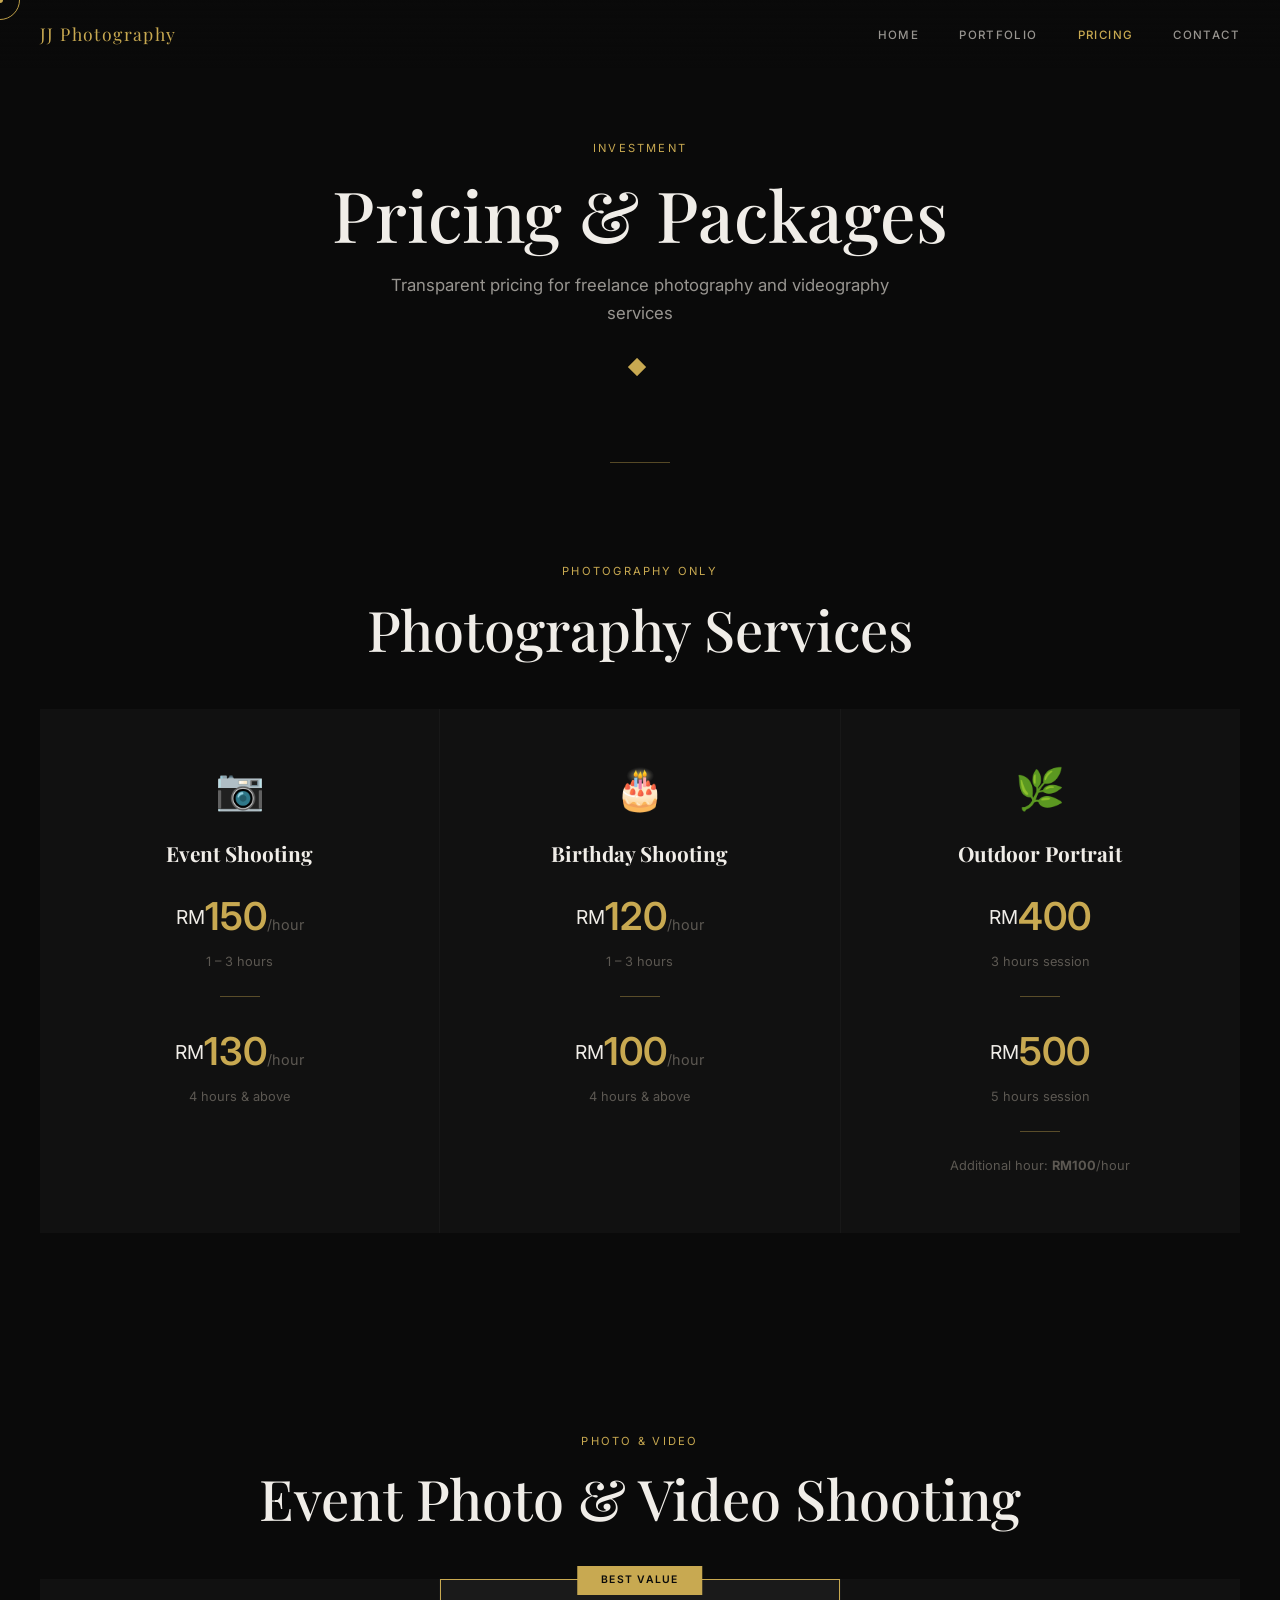
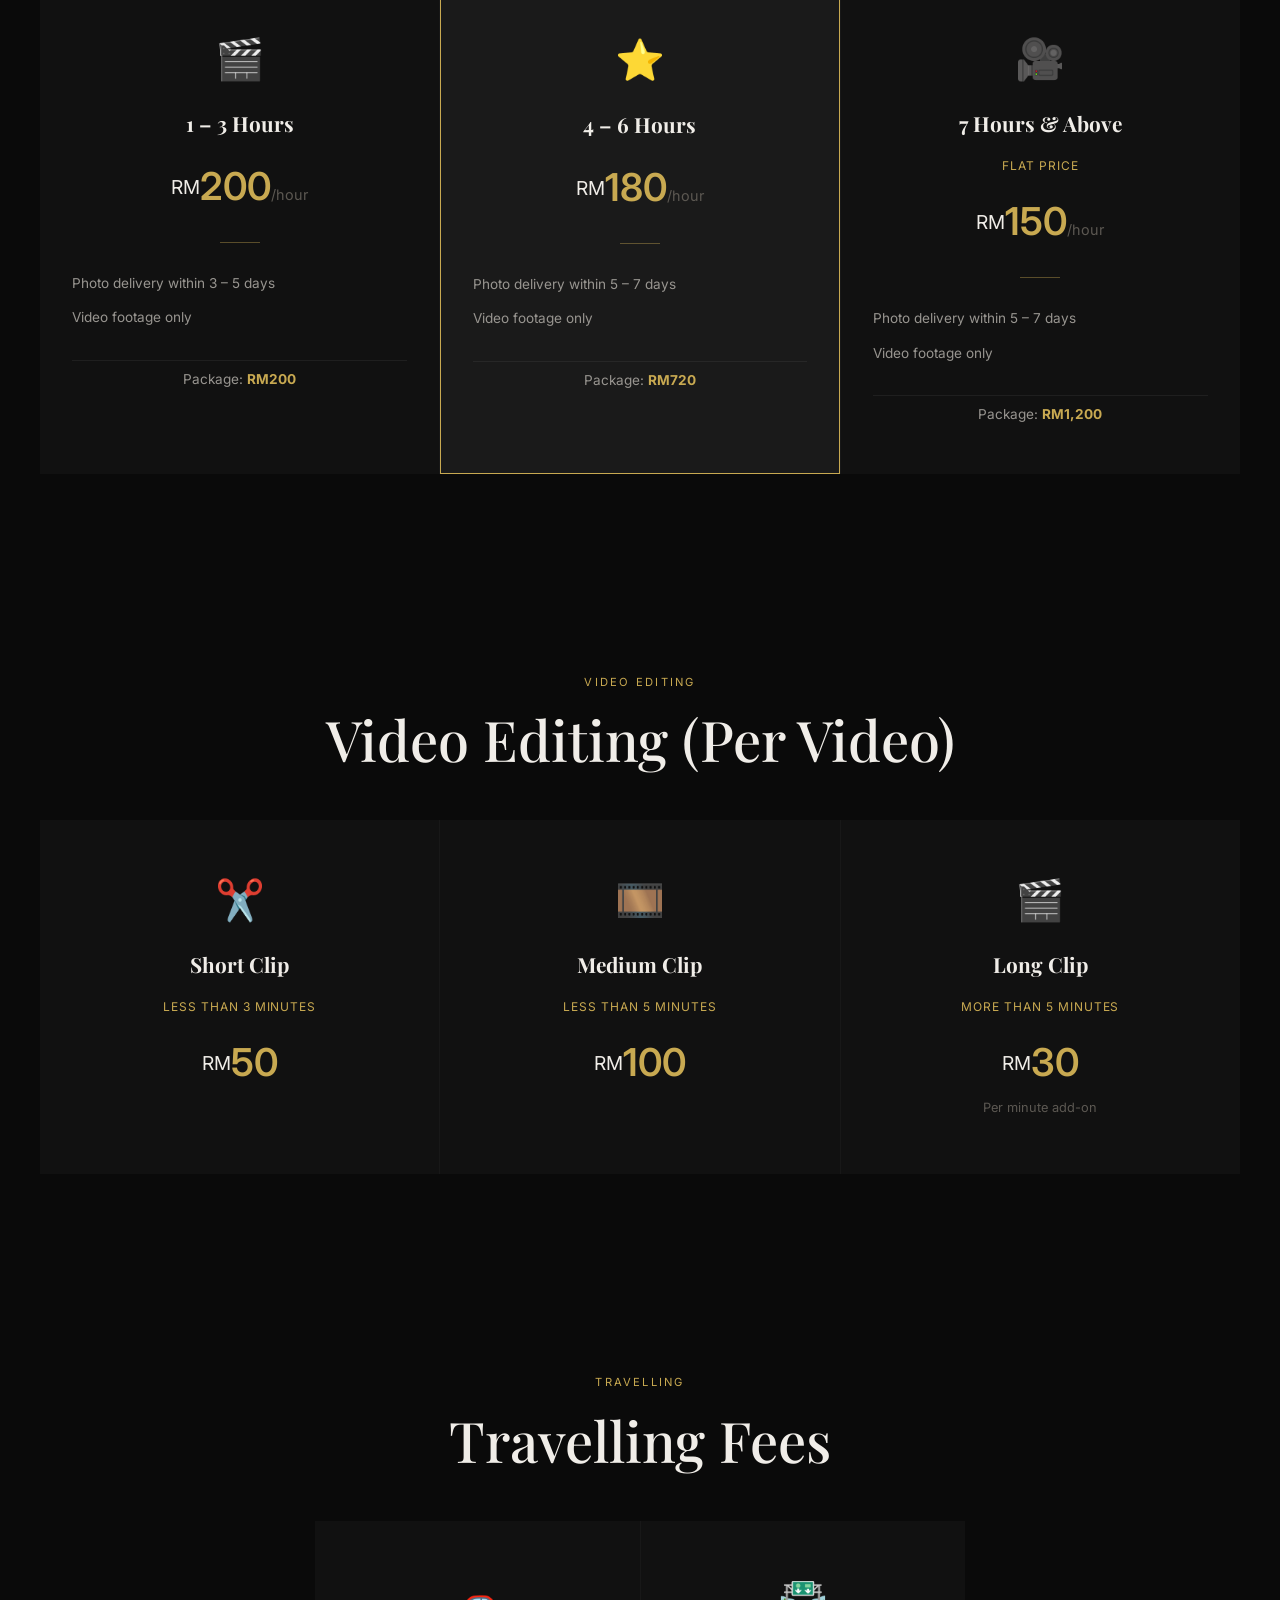
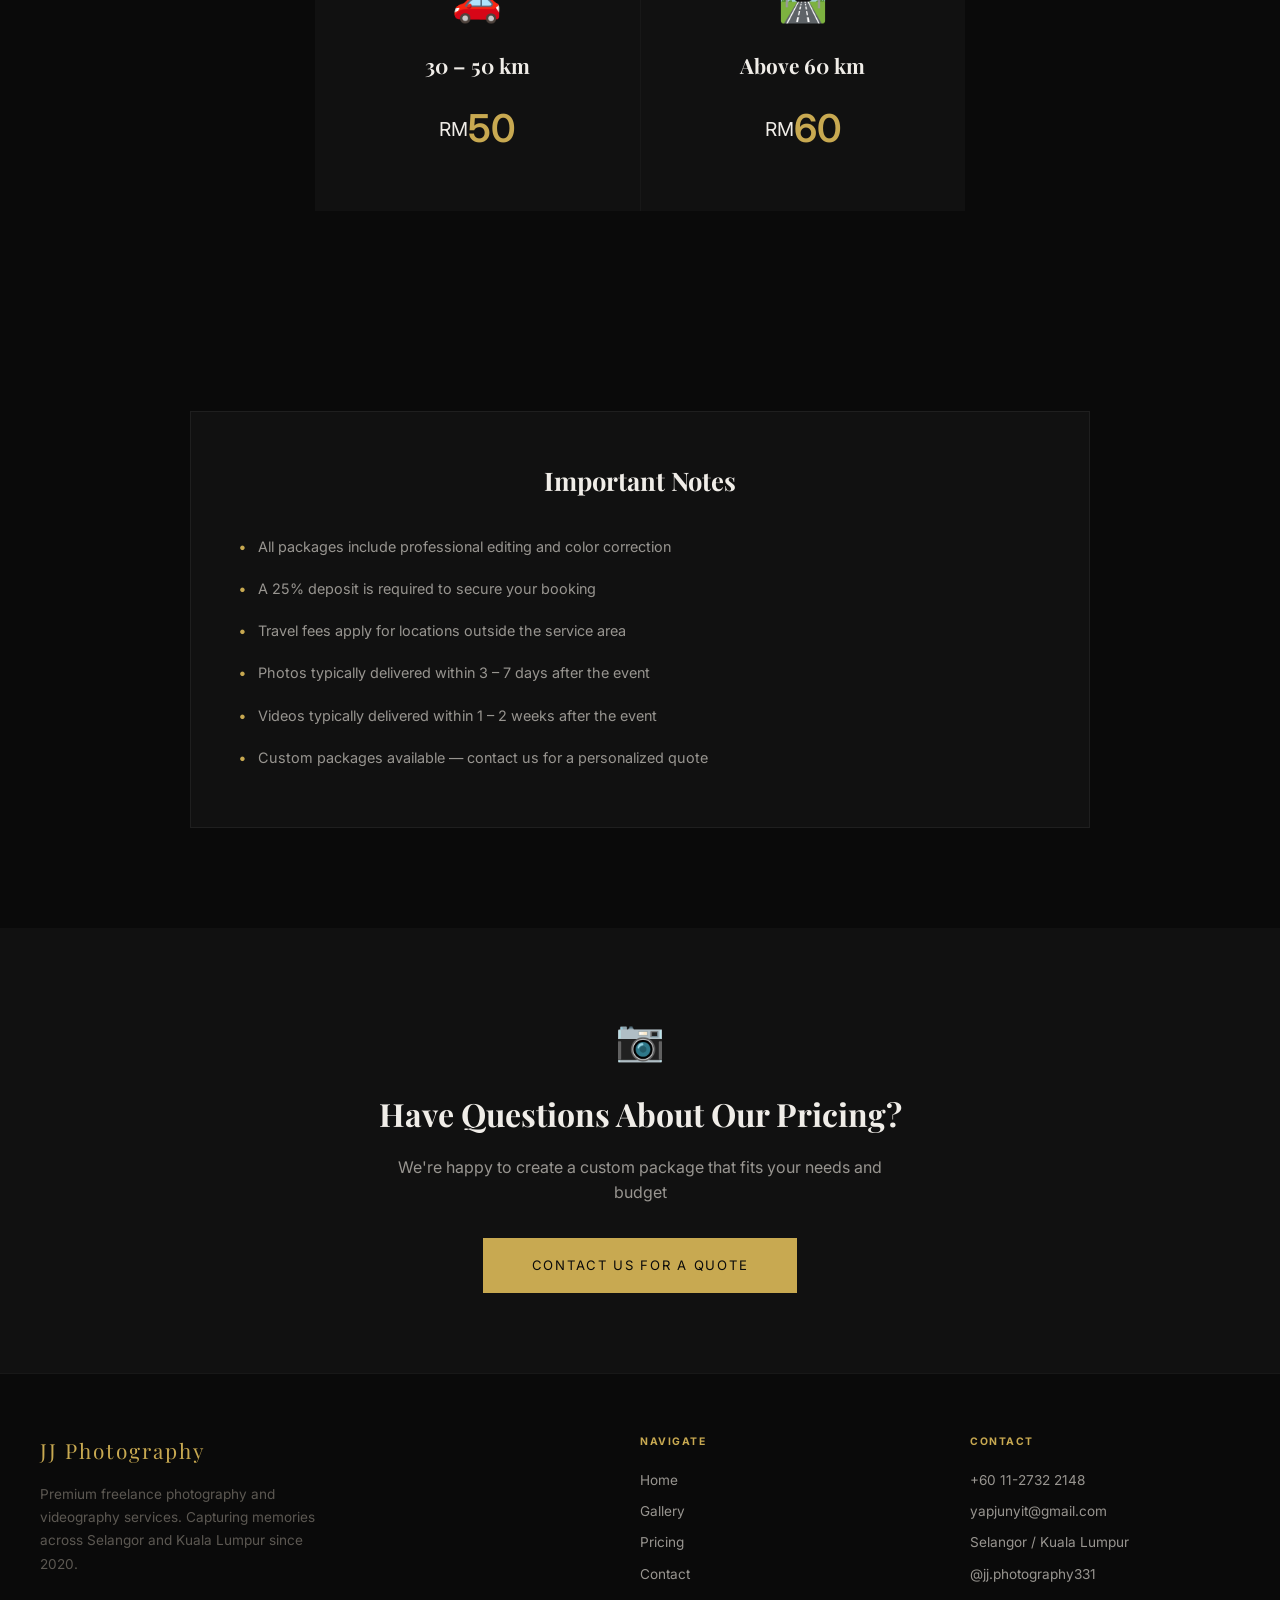
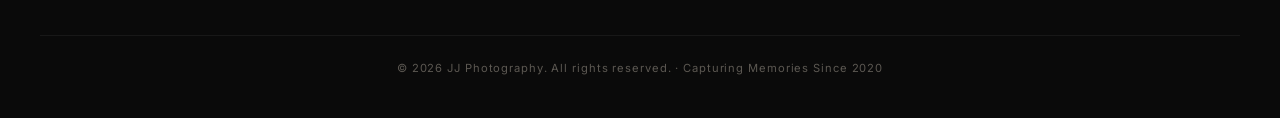
<file: JJ_Phtography_Site/pricing.html>
<!DOCTYPE html>
<html lang="en">
<head>
    <meta charset="UTF-8">
    <meta name="viewport" content="width=device-width, initial-scale=1.0">
    <meta name="description" content="Transparent pricing for photography and videography services by JJ Photography. Packages starting from RM299. Serving Selangor and Kuala Lumpur.">
    <meta property="og:title" content="JJ Photography — Pricing &amp; Packages">
    <meta property="og:image" content="images/logo.png">
    <title>JJ Photography — Pricing &amp; Packages</title>
    <link rel="icon" type="image/png" href="images/logo.png">
    <link rel="preconnect" href="https://fonts.googleapis.com">
    <link rel="preconnect" href="https://fonts.gstatic.com" crossorigin>
    <link href="https://fonts.googleapis.com/css2?family=Inter:wght@300;400;500;600&family=Playfair+Display:ital,wght@0,400;0,500;0,600;0,700;1,400&display=swap" rel="stylesheet">
    <link rel="stylesheet" href="css/lumen.css">
    <style>
        .pricing-cards{display:grid;grid-template-columns:repeat(auto-fit,minmax(300px,1fr));gap:1px;max-width:1200px;margin:0 auto;background:var(--border-subtle)}
        .pricing-card{background:var(--bg-surface);padding:3rem 2rem;text-align:center;position:relative;transition:all .4s var(--transition-smooth)}
        .pricing-card:hover{transform:translateY(-6px);background:var(--bg-elevated)}
        .pricing-card.featured{background:var(--bg-elevated);border:1px solid var(--accent)}
        .most-popular-badge{position:absolute;top:-14px;left:50%;transform:translateX(-50%);background:var(--accent);color:var(--bg-deep);padding:6px 24px;font-size:.65rem;letter-spacing:.12em;text-transform:uppercase;font-weight:600}
        .pricing-icon{font-size:2.5rem;margin-bottom:1rem;display:block}
        .package-name{font-family:'Playfair Display',serif;font-size:1.3rem;color:var(--text-primary);margin-bottom:1rem}
        .pricing-rate{font-size:1rem;margin-bottom:.25rem}
        .currency{font-size:1.2rem;vertical-align:super}
        .amount{font-size:2.4rem;font-weight:600;color:var(--accent)}
        .rate-unit{font-size:.9rem;color:var(--text-muted)}
        .package-note{font-size:.8rem;color:var(--text-muted);margin-bottom:.5rem}
        .package-subtitle{font-size:.75rem;color:var(--accent);letter-spacing:.08em;text-transform:uppercase;margin-bottom:1rem}
        .package-divider{width:40px;height:1px;background:var(--accent);opacity:.4;margin:1.5rem auto}
        .package-features{list-style:none;text-align:left;margin-bottom:1.5rem;font-size:.85rem}
        .package-features li{padding:.4rem 0;color:var(--text-secondary)}
        .package-total{font-size:.85rem;color:var(--text-secondary);margin-top:.5rem;padding-top:.5rem;border-top:1px solid var(--border-subtle)}
        .package-total strong{color:var(--accent)}
        .pricing-cards-two{max-width:650px}
        .notes-box{background:var(--bg-surface);border:1px solid var(--border-subtle);padding:3rem;max-width:900px;margin:0 auto}
        .notes-box h3{font-family:'Playfair Display',serif;font-size:1.6rem;color:var(--text-primary);margin-bottom:1.5rem;text-align:center}
        .notes-list{list-style:none}
        .notes-list li{padding:.6rem 0;color:var(--text-secondary);font-size:.9rem;line-height:1.6;padding-left:1.2rem;position:relative}
        .notes-list li::before{content:'•';position:absolute;left:0;color:var(--accent);font-weight:700}
        .faq-icon{font-size:2.5rem;margin-bottom:1rem}
        .pricing-faq{text-align:center;padding:80px 40px;background:var(--bg-surface)}
        .pricing-faq h2{font-family:'Playfair Display',serif;font-size:2rem;color:var(--text-primary);margin-bottom:1rem}
        .pricing-faq p{color:var(--text-secondary);margin-bottom:2rem;max-width:500px;margin-left:auto;margin-right:auto}
        @media(max-width:768px){.pricing-card.featured{transform:none}.pricing-cards{grid-template-columns:1fr;gap:.5rem}.pricing-card{padding:2rem 1.5rem}.notes-box{padding:2rem}.amount{font-size:2rem}}
    </style>
</head>
<body>
    <div class="cursor" id="cursor"></div>
    <div class="cursor-dot" id="cursorDot"></div>
    <div class="scroll-progress" id="scrollProgress"></div>
    <div class="preloader" id="preloader"><div class="preloader-logo">JJ</div></div>

    <nav class="navbar" id="mainNav">
        <div class="navbar-brand"><span class="navbar-logo-text">JJ Photography</span></div>
        <ul class="nav-links">
            <li><a href="index.html">Home</a></li>
            <li><a href="portfolio.html">Portfolio</a></li>
            <li><a href="pricing.html" class="active">Pricing</a></li>
            <li><a href="contact.html">Contact</a></li>
        </ul>
        <button class="hamburger" id="hamburgerBtn" aria-label="Toggle menu"><span></span><span></span><span></span></button>
    </nav>
    <div class="mobile-menu-overlay" id="mobileMenu">
        <a href="index.html">Home</a><a href="portfolio.html">Portfolio</a><a href="pricing.html">Pricing</a><a href="contact.html">Contact</a>
    </div>

    <section class="page-header">
        <span class="section-label">Investment</span>
        <h1 class="section-title">Pricing &amp; Packages</h1>
        <p class="section-subtitle" style="margin:0 auto;">Transparent pricing for freelance photography and videography services</p>
        <div class="header-divider">◆</div>
    </section>

    <section class="page-section">
        <div class="section-header reveal-on-scroll">
            <span class="section-label">Photography Only</span>
            <h2 class="section-title">Photography Services</h2>
        </div>
        <div class="pricing-cards">
            <div class="pricing-card reveal-on-scroll">
                <div class="pricing-icon">📷</div>
                <h3 class="package-name">Event Shooting</h3>
                <div class="pricing-rate"><span class="currency">RM</span><span class="amount">150</span><span class="rate-unit">/hour</span></div>
                <p class="package-note">1 – 3 hours</p>
                <div class="package-divider"></div>
                <div class="pricing-rate"><span class="currency">RM</span><span class="amount">130</span><span class="rate-unit">/hour</span></div>
                <p class="package-note">4 hours &amp; above</p>
            </div>
            <div class="pricing-card reveal-on-scroll">
                <div class="pricing-icon">🎂</div>
                <h3 class="package-name">Birthday Shooting</h3>
                <div class="pricing-rate"><span class="currency">RM</span><span class="amount">120</span><span class="rate-unit">/hour</span></div>
                <p class="package-note">1 – 3 hours</p>
                <div class="package-divider"></div>
                <div class="pricing-rate"><span class="currency">RM</span><span class="amount">100</span><span class="rate-unit">/hour</span></div>
                <p class="package-note">4 hours &amp; above</p>
            </div>
            <div class="pricing-card reveal-on-scroll">
                <div class="pricing-icon">🌿</div>
                <h3 class="package-name">Outdoor Portrait</h3>
                <div class="pricing-rate"><span class="currency">RM</span><span class="amount">400</span></div>
                <p class="package-note">3 hours session</p>
                <div class="package-divider"></div>
                <div class="pricing-rate"><span class="currency">RM</span><span class="amount">500</span></div>
                <p class="package-note">5 hours session</p>
                <div class="package-divider"></div>
                <p class="package-note">Additional hour: <strong>RM100</strong>/hour</p>
            </div>
        </div>
    </section>

    <section class="page-section">
        <div class="section-header reveal-on-scroll">
            <span class="section-label">Photo &amp; Video</span>
            <h2 class="section-title">Event Photo &amp; Video Shooting</h2>
        </div>
        <div class="pricing-cards">
            <div class="pricing-card reveal-on-scroll">
                <div class="pricing-icon">🎬</div>
                <h3 class="package-name">1 – 3 Hours</h3>
                <div class="pricing-rate"><span class="currency">RM</span><span class="amount">200</span><span class="rate-unit">/hour</span></div>
                <div class="package-divider"></div>
                <ul class="package-features">
                    <li>Photo delivery within 3 – 5 days</li>
                    <li>Video footage only</li>
                </ul>
                <p class="package-total">Package: <strong>RM200</strong></p>
            </div>
            <div class="pricing-card featured reveal-on-scroll">
                <div class="most-popular-badge">Best Value</div>
                <div class="pricing-icon">⭐</div>
                <h3 class="package-name">4 – 6 Hours</h3>
                <div class="pricing-rate"><span class="currency">RM</span><span class="amount">180</span><span class="rate-unit">/hour</span></div>
                <div class="package-divider"></div>
                <ul class="package-features">
                    <li>Photo delivery within 5 – 7 days</li>
                    <li>Video footage only</li>
                </ul>
                <p class="package-total">Package: <strong>RM720</strong></p>
            </div>
            <div class="pricing-card reveal-on-scroll">
                <div class="pricing-icon">🎥</div>
                <h3 class="package-name">7 Hours &amp; Above</h3>
                <p class="package-subtitle">Flat Price</p>
                <div class="pricing-rate"><span class="currency">RM</span><span class="amount">150</span><span class="rate-unit">/hour</span></div>
                <div class="package-divider"></div>
                <ul class="package-features">
                    <li>Photo delivery within 5 – 7 days</li>
                    <li>Video footage only</li>
                </ul>
                <p class="package-total">Package: <strong>RM1,200</strong></p>
            </div>
        </div>
    </section>

    <section class="page-section">
        <div class="section-header reveal-on-scroll">
            <span class="section-label">Video Editing</span>
            <h2 class="section-title">Video Editing (Per Video)</h2>
        </div>
        <div class="pricing-cards">
            <div class="pricing-card reveal-on-scroll">
                <div class="pricing-icon">✂️</div>
                <h3 class="package-name">Short Clip</h3>
                <p class="package-subtitle">Less than 3 minutes</p>
                <div class="pricing-rate"><span class="currency">RM</span><span class="amount">50</span></div>
            </div>
            <div class="pricing-card reveal-on-scroll">
                <div class="pricing-icon">🎞️</div>
                <h3 class="package-name">Medium Clip</h3>
                <p class="package-subtitle">Less than 5 minutes</p>
                <div class="pricing-rate"><span class="currency">RM</span><span class="amount">100</span></div>
            </div>
            <div class="pricing-card reveal-on-scroll">
                <div class="pricing-icon">🎬</div>
                <h3 class="package-name">Long Clip</h3>
                <p class="package-subtitle">More than 5 minutes</p>
                <div class="pricing-rate"><span class="currency">RM</span><span class="amount">30</span></div>
                <p class="package-note">Per minute add-on</p>
            </div>
        </div>
    </section>

    <section class="page-section">
        <div class="section-header reveal-on-scroll">
            <span class="section-label">Travelling</span>
            <h2 class="section-title">Travelling Fees</h2>
        </div>
        <div class="pricing-cards pricing-cards-two">
            <div class="pricing-card reveal-on-scroll">
                <div class="pricing-icon">🚗</div>
                <h3 class="package-name">30 – 50 km</h3>
                <div class="pricing-rate"><span class="currency">RM</span><span class="amount">50</span></div>
            </div>
            <div class="pricing-card reveal-on-scroll">
                <div class="pricing-icon">🛣️</div>
                <h3 class="package-name">Above 60 km</h3>
                <div class="pricing-rate"><span class="currency">RM</span><span class="amount">60</span></div>
            </div>
        </div>
    </section>

    <section class="page-section">
        <div class="notes-box reveal-on-scroll">
            <h3>Important Notes</h3>
            <ul class="notes-list">
                <li>All packages include professional editing and color correction</li>
                <li>A 25% deposit is required to secure your booking</li>
                <li>Travel fees apply for locations outside the service area</li>
                <li>Photos typically delivered within 3 – 7 days after the event</li>
                <li>Videos typically delivered within 1 – 2 weeks after the event</li>
                <li>Custom packages available — contact us for a personalized quote</li>
            </ul>
        </div>
    </section>

    <section class="pricing-faq">
        <div class="faq-icon">📷</div>
        <h2>Have Questions About Our Pricing?</h2>
        <p>We're happy to create a custom package that fits your needs and budget</p>
        <a href="contact.html" class="cta-button primary large">Contact Us for a Quote</a>
    </section>

    <footer class="footer">
        <div class="footer-grid">
            <div><div class="footer-brand">JJ Photography</div><p class="footer-desc">Premium freelance photography and videography services. Capturing memories across Selangor and Kuala Lumpur since 2020.</p></div>
            <div class="footer-col"><h4>Navigate</h4><a href="index.html">Home</a><a href="portfolio.html">Gallery</a><a href="pricing.html">Pricing</a><a href="contact.html">Contact</a></div>
            <div class="footer-col"><h4>Contact</h4><p>+60 11-2732 2148</p><p>yapjunyit@gmail.com</p><p>Selangor / Kuala Lumpur</p><a href="https://instagram.com/jj.photography331" target="_blank">@jj.photography331</a></div>
        </div>
        <div class="footer-bottom">&copy; 2026 JJ Photography. All rights reserved. &middot; Capturing Memories Since 2020</div>
    </footer>

    <script src="js/lumen.js"></script>
</body>
</html>
</file>
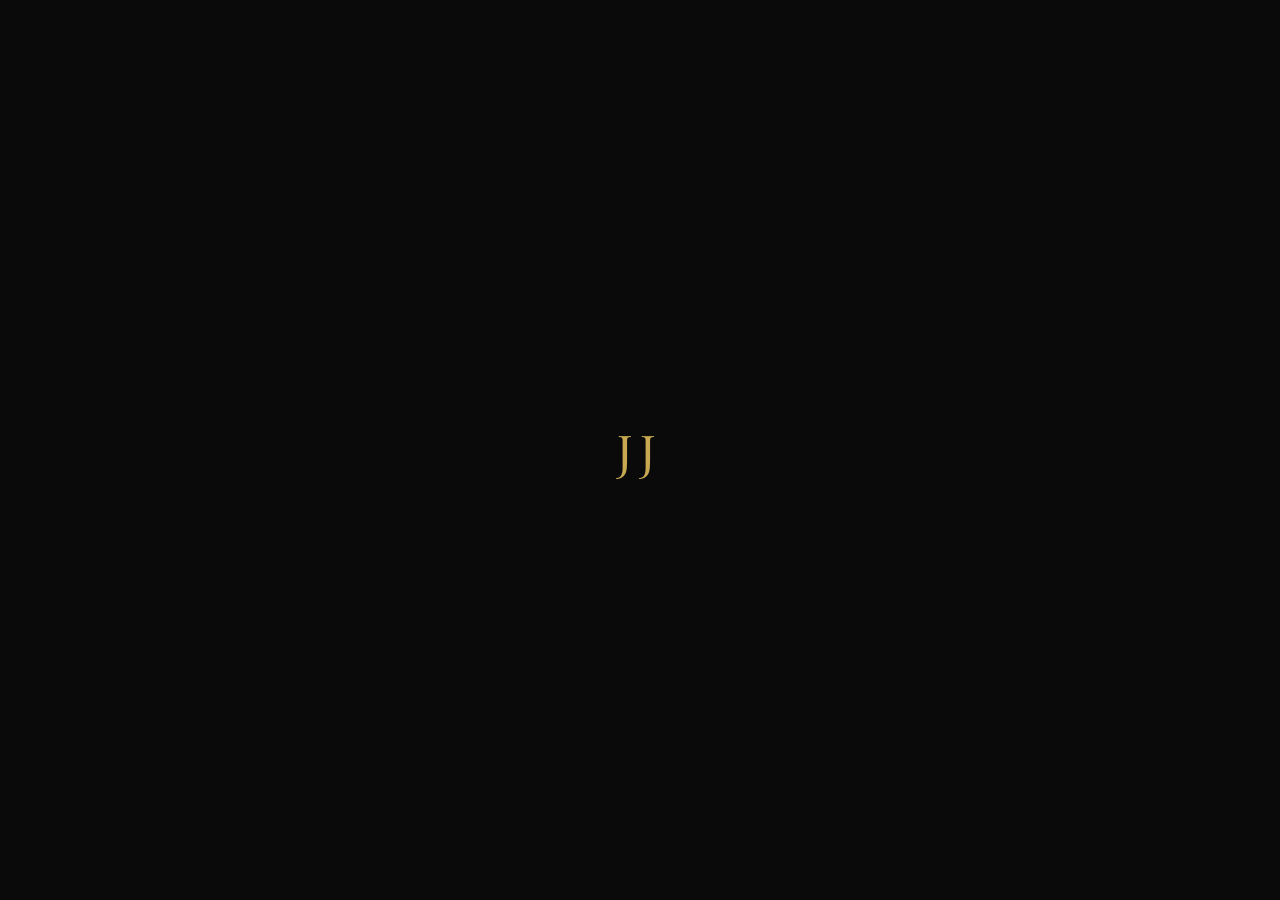
<file: JJ_Phtography_Site/thank-you.html>
<!DOCTYPE html>
<html lang="en">
<head>
    <meta charset="UTF-8">
    <meta name="viewport" content="width=device-width, initial-scale=1.0">
    <title>Thank You — JJ Photography</title>
    <link rel="icon" type="image/png" href="images/logo.png">
    <link rel="preconnect" href="https://fonts.googleapis.com">
    <link rel="preconnect" href="https://fonts.gstatic.com" crossorigin>
    <link href="https://fonts.googleapis.com/css2?family=Inter:wght@300;400;500;600&family=Playfair+Display:ital,wght@0,400;0,500;0,600;0,700;1,400&display=swap" rel="stylesheet">
    <link rel="stylesheet" href="css/lumen.css">
    <style>
        .thank-you-section {
            min-height: 80vh;
            display: flex;
            align-items: center;
            justify-content: center;
            text-align: center;
            padding: 2rem;
        }
        .thank-you-card {
            background: var(--bg-surface);
            border: 1px solid var(--border-subtle);
            padding: 4rem 3rem;
            max-width: 550px;
        }
        .thank-you-icon {
            font-size: 3rem;
            margin-bottom: 1.5rem;
        }
        .thank-you-card h1 {
            font-family: 'Playfair Display', serif;
            font-size: 2.2rem;
            color: var(--text-primary);
            margin-bottom: 1rem;
        }
        .thank-you-card p {
            font-size: 1rem;
            color: var(--text-secondary);
            line-height: 1.8;
            margin-bottom: 2rem;
        }
        .thank-you-card .highlight {
            color: var(--accent);
            font-weight: 600;
        }
        .thank-you-card a.inline-link {
            color: var(--accent);
            text-decoration: underline;
            transition: color 0.3s;
        }
        .thank-you-card a.inline-link:hover {
            color: var(--text-primary);
        }
        @media (max-width: 768px) {
            .thank-you-card { padding: 2.5rem 1.5rem; }
        }
    </style>
</head>
<body>
    <!-- CURSOR / PROGRESS / PRELOADER -->
    <div class="cursor" id="cursor"></div>
    <div class="cursor-dot" id="cursorDot"></div>
    <div class="scroll-progress" id="scrollProgress"></div>
    <div class="preloader" id="preloader">
        <div class="preloader-logo">JJ</div>
    </div>

    <!-- NAVIGATION -->
    <nav class="navbar" id="mainNav">
        <div class="navbar-brand">
            <span class="navbar-logo-text">JJ Photography</span>
        </div>
        <ul class="nav-links">
            <li><a href="index.html">Home</a></li>
            <li><a href="portfolio.html">Portfolio</a></li>
            <li><a href="pricing.html">Pricing</a></li>
            <li><a href="contact.html">Contact</a></li>
        </ul>
        <button class="hamburger" id="hamburgerBtn" aria-label="Toggle menu">
            <span></span><span></span><span></span>
        </button>
    </nav>
    <div class="mobile-menu-overlay" id="mobileMenu">
        <a href="index.html">Home</a>
        <a href="portfolio.html">Portfolio</a>
        <a href="pricing.html">Pricing</a>
        <a href="contact.html">Contact</a>
    </div>

    <!-- THANK YOU -->
    <section class="thank-you-section">
        <div class="thank-you-card">
            <div class="thank-you-icon">📸</div>
            <h1>Thank You!</h1>
            <p>Your inquiry has been received.<br>
            We'll get back to you <span class="highlight">within 2 hours</span> via WhatsApp or email.</p>
            <p style="font-size:0.85rem; color:var(--text-muted);">
                In the meantime, browse our
                <a href="portfolio.html" class="inline-link">portfolio</a> or follow us on
                <a href="https://instagram.com/jj.photography331" target="_blank" class="inline-link">Instagram</a>.
            </p>
            <a href="index.html" class="cta-button primary">BACK TO HOME</a>
        </div>
    </section>

    <!-- FOOTER -->
    <footer class="footer">
        <div class="footer-bottom" style="border-top:none; padding-top:2rem;">
            <p>&copy; 2026 JJ Photography. All rights reserved.</p>
        </div>
    </footer>

    <script src="js/lumen.js"></script>
</body>
</html>
</file>
<file: docs/css/lumen.css>
/* ============================================================
   LUMEN DESIGN SYSTEM — Shared styles for JJ Photography
   ============================================================ */

/* ── Design Tokens ─────────────────────────────── */
:root {
    --bg-deep: #0a0a0a;
    --bg-surface: #111111;
    --bg-elevated: #1a1a1a;
    --text-primary: #f0ede8;
    --text-secondary: #989590;
    --text-muted: #5c5852;
    --accent: #c8a951;
    --accent-glow: rgba(200, 169, 81, 0.15);
    --border-subtle: rgba(255, 255, 255, 0.06);
    --border-accent: rgba(200, 169, 81, 0.25);
    --transition-smooth: cubic-bezier(0.65, 0, 0.35, 1);
    --transition-bounce: cubic-bezier(0.34, 1.56, 0.64, 1);
}

/* ── Reset & Base ──────────────────────────────── */
*, *::before, *::after { margin: 0; padding: 0; box-sizing: border-box; }

html {
    scroll-behavior: smooth;
    font-size: 16px;
    -webkit-font-smoothing: antialiased;
    -moz-osx-font-smoothing: grayscale;
    background: var(--bg-deep);
}

body {
    font-family: 'Inter', -apple-system, BlinkMacSystemFont, sans-serif;
    background: var(--bg-deep);
    color: var(--text-primary);
    line-height: 1.6;
    overflow-x: hidden;
}

::selection { background: var(--accent); color: var(--bg-deep); }
a { color: inherit; text-decoration: none; }
img { display: block; max-width: 100%; }
button { cursor: pointer; font-family: inherit; border: none; background: none; color: inherit; }

/* ── Scroll Progress Bar ───────────────────────── */
.scroll-progress {
    position: fixed; top: 0; left: 0;
    height: 2px; background: var(--accent);
    z-index: 99998;
    transition: width 0.1s linear;
}

/* ── Desktop Nav Dots ──────────────────────────── */
.nav-dots {
    position: fixed; right: 30px; top: 50%;
    transform: translateY(-50%);
    z-index: 1000;
    display: flex; flex-direction: column; gap: 18px;
}
.nav-dot {
    width: 10px; height: 10px;
    border-radius: 50%;
    border: 1.5px solid var(--text-muted);
    transition: all 0.3s var(--transition-smooth);
    cursor: pointer;
    position: relative;
    display: block;
}
.nav-dot.active, .nav-dot:hover {
    border-color: var(--accent);
    background: var(--accent);
}
.nav-dot-label {
    position: absolute; right: 20px; top: 50%;
    transform: translateY(-50%);
    font-size: 0.65rem; letter-spacing: 0.12em;
    text-transform: uppercase; color: var(--accent);
    white-space: nowrap;
    opacity: 0;
    transition: opacity 0.3s var(--transition-smooth);
    pointer-events: none;
}
.nav-dot:hover .nav-dot-label { opacity: 1; }

@media (max-width: 768px) { .nav-dots { display: none; } }

/* ── Top Nav Bar (multi-page sites) ────────────── */
.navbar {
    position: fixed; top: 0; left: 0; right: 0;
    z-index: 1000;
    padding: 20px 40px;
    background: linear-gradient(180deg, rgba(10,10,10,0.95) 0%, rgba(10,10,10,0) 100%);
    display: flex; align-items: center; justify-content: space-between;
    transition: background 0.4s var(--transition-smooth);
}
.navbar.scrolled {
    background: rgba(10,10,10,0.92);
    backdrop-filter: blur(12px);
    -webkit-backdrop-filter: blur(12px);
    border-bottom: 1px solid var(--border-subtle);
}
.navbar-brand {
    display: flex; align-items: center; gap: 12px;
}
.navbar-logo-img {
    height: 36px; width: auto;
}
.navbar-logo-text {
    font-family: 'Playfair Display', serif;
    font-size: 1.1rem;
    color: var(--accent);
    letter-spacing: 0.08em;
}
.nav-links {
    display: flex; list-style: none; gap: 2.5rem;
}
.nav-links a {
    font-size: 0.72rem; letter-spacing: 0.12em;
    text-transform: uppercase;
    color: var(--text-secondary);
    transition: color 0.3s;
    font-weight: 500;
}
.nav-links a:hover, .nav-links a.active { color: var(--accent); }

.hamburger {
    display: none; flex-direction: column; gap: 5px;
    background: none; border: none; cursor: pointer; padding: 8px; z-index: 1001;
}
.hamburger span {
    display: block; width: 24px; height: 1.5px;
    background: var(--text-primary);
    transition: all 0.3s var(--transition-smooth);
}
.hamburger.active span:nth-child(1) { transform: translateY(7px) rotate(45deg); }
.hamburger.active span:nth-child(2) { opacity: 0; }
.hamburger.active span:nth-child(3) { transform: translateY(-7px) rotate(-45deg); }

.mobile-menu-overlay {
    display: none;
    position: fixed; inset: 0;
    background: rgba(10,10,10,0.97);
    z-index: 999;
    flex-direction: column;
    align-items: center; justify-content: center;
    gap: 2rem;
}
.mobile-menu-overlay.open { display: flex; }
.mobile-menu-overlay a {
    font-family: 'Playfair Display', serif;
    font-size: 1.6rem;
    color: var(--text-primary);
    letter-spacing: 0.08em;
    transition: color 0.3s;
}
.mobile-menu-overlay a:hover { color: var(--accent); }

@media (max-width: 768px) {
    .navbar { padding: 16px 20px; }
    .nav-links { display: none; }
    .hamburger { display: flex; }
    .nav-dots { display: none; }
}

/* ── Section Headers ───────────────────────────── */
.section-header {
    text-align: center;
    margin-bottom: 3rem;
}
.section-label {
    display: block;
    font-size: 0.7rem;
    letter-spacing: 0.2em;
    text-transform: uppercase;
    color: var(--accent);
    margin-bottom: 1rem;
}
.section-title {
    font-family: 'Playfair Display', serif;
    font-size: clamp(2.2rem, 5vw, 3.5rem);
    font-weight: 500;
    line-height: 1.15;
    color: var(--text-primary);
    margin-bottom: 1rem;
}
.section-subtitle {
    font-size: 1.05rem;
    color: var(--text-secondary);
    max-width: 500px;
    line-height: 1.7;
}
.header-divider {
    margin-top: 1.5rem;
    color: var(--accent);
    font-size: 1.2rem;
    letter-spacing: 0.3em;
}

/* ── Page Header Section ───────────────────────── */
.page-header {
    padding: 140px 40px 80px;
    text-align: center;
    position: relative;
}
.page-header::after {
    content: '';
    position: absolute; bottom: 0; left: 50%;
    transform: translateX(-50%);
    width: 60px; height: 1px;
    background: var(--accent);
    opacity: 0.4;
}
.page-header .section-title { font-size: clamp(2.5rem, 5.5vw, 4.5rem); }

@media (max-width: 768px) {
    .page-header { padding: 110px 20px 60px; }
}

/* ── CTA Button ────────────────────────────────── */
.cta-button {
    display: inline-block;
    padding: 14px 40px;
    border: 1.5px solid var(--accent);
    color: var(--accent);
    font-size: 0.78rem;
    letter-spacing: 0.13em;
    text-transform: uppercase;
    transition: all 0.4s var(--transition-smooth);
    cursor: pointer;
    background: transparent;
}
.cta-button:hover {
    background: var(--accent);
    color: var(--bg-deep);
}
.cta-button.large {
    padding: 16px 48px;
    font-size: 0.82rem;
}
.cta-button.primary {
    background: var(--accent);
    color: var(--bg-deep);
}
.cta-button.primary:hover {
    background: transparent;
    color: var(--accent);
}

/* ── Page Section Container ────────────────────── */
.page-section {
    padding: 100px 40px;
}
.container {
    max-width: 1200px;
    margin: 0 auto;
}

@media (max-width: 768px) {
    .page-section { padding: 60px 20px; }
}

/* ── Footer ────────────────────────────────────── */
.footer {
    border-top: 1px solid var(--border-subtle);
    padding: 60px 40px 40px;
}
.footer-grid {
    display: grid;
    grid-template-columns: 2fr 1fr 1fr;
    gap: 60px;
    max-width: 1300px;
    margin: 0 auto 40px;
}
.footer-brand {
    font-family: 'Playfair Display', serif;
    font-size: 1.3rem;
    color: var(--accent);
    letter-spacing: 0.1em;
    margin-bottom: 1rem;
}
.footer-desc {
    font-size: 0.85rem;
    color: var(--text-muted);
    line-height: 1.7;
    max-width: 300px;
}
.footer-col h4 {
    font-size: 0.65rem;
    letter-spacing: 0.15em;
    text-transform: uppercase;
    color: var(--accent);
    margin-bottom: 1.2rem;
}
.footer-col a, .footer-col p {
    display: block;
    font-size: 0.85rem;
    color: var(--text-secondary);
    margin-bottom: 0.6rem;
    transition: color 0.3s;
}
.footer-col a:hover { color: var(--text-primary); }
.footer-bottom {
    text-align: center;
    font-size: 0.7rem;
    color: var(--text-muted);
    letter-spacing: 0.08em;
    border-top: 1px solid var(--border-subtle);
    padding-top: 24px;
    max-width: 1300px;
    margin: 0 auto;
}

@media (max-width: 768px) {
    .footer { padding: 40px 20px 30px; }
    .footer-grid { grid-template-columns: 1fr; gap: 30px; }
}

/* ── Focus Styles (Accessibility) ──────────────── */
a:focus-visible, button:focus-visible, input:focus-visible,
select:focus-visible, textarea:focus-visible {
    outline: 2px solid var(--accent);
    outline-offset: 3px;
}

/* ── Reveal on Scroll Animation ────────────────── */
.reveal-on-scroll {
    opacity: 0;
    transform: translateY(40px);
    transition: opacity 0.8s var(--transition-smooth),
                transform 0.8s var(--transition-smooth);
}
.reveal-on-scroll.visible {
    opacity: 1;
    transform: translateY(0);
}
</file>
<file: JJ_Phtography_Site/css/lumen.css>
/* ============================================================
   LUMEN DESIGN SYSTEM — Shared styles for JJ Photography
   ============================================================ */

/* ── Design Tokens ─────────────────────────────── */
:root {
    --bg-deep: #0a0a0a;
    --bg-surface: #111111;
    --bg-elevated: #1a1a1a;
    --text-primary: #f0ede8;
    --text-secondary: #989590;
    --text-muted: #5c5852;
    --accent: #c8a951;
    --accent-glow: rgba(200, 169, 81, 0.15);
    --border-subtle: rgba(255, 255, 255, 0.06);
    --border-accent: rgba(200, 169, 81, 0.25);
    --transition-smooth: cubic-bezier(0.65, 0, 0.35, 1);
    --transition-bounce: cubic-bezier(0.34, 1.56, 0.64, 1);
}

/* ── Reset & Base ──────────────────────────────── */
*, *::before, *::after { margin: 0; padding: 0; box-sizing: border-box; }

html {
    scroll-behavior: smooth;
    font-size: 16px;
    -webkit-font-smoothing: antialiased;
    -moz-osx-font-smoothing: grayscale;
    background: var(--bg-deep);
}

body {
    font-family: 'Inter', -apple-system, BlinkMacSystemFont, sans-serif;
    background: var(--bg-deep);
    color: var(--text-primary);
    line-height: 1.6;
    overflow-x: hidden;
    cursor: none;
}

@media (hover: none) and (pointer: coarse) {
    body { cursor: auto; }
    .cursor, .cursor-dot { display: none !important; }
}

::selection { background: var(--accent); color: var(--bg-deep); }
a { color: inherit; text-decoration: none; }
img { display: block; max-width: 100%; }
button { cursor: none; font-family: inherit; border: none; background: none; color: inherit; }

/* ── Custom Cursor ─────────────────────────────── */
.cursor {
    position: fixed; top: 0; left: 0;
    width: 40px; height: 40px;
    border: 1.5px solid var(--accent);
    border-radius: 50%;
    pointer-events: none;
    z-index: 99999;
    transform: translate(-50%, -50%);
    transition: width 0.3s var(--transition-smooth),
                height 0.3s var(--transition-smooth),
                border-color 0.3s var(--transition-smooth),
                background 0.3s var(--transition-smooth);
    mix-blend-mode: difference;
}
.cursor.hover {
    width: 80px; height: 80px;
    background: rgba(200, 169, 81, 0.08);
    border-color: var(--accent);
}
.cursor-dot {
    position: fixed; top: 0; left: 0;
    width: 6px; height: 6px;
    background: var(--accent);
    border-radius: 50%;
    pointer-events: none;
    z-index: 99999;
    transform: translate(-50%, -50%);
}

/* ── Scroll Progress Bar ───────────────────────── */
.scroll-progress {
    position: fixed; top: 0; left: 0;
    height: 2px; background: var(--accent);
    z-index: 99998;
    transition: width 0.1s linear;
}

/* ── Desktop Nav Dots ──────────────────────────── */
.nav-dots {
    position: fixed; right: 30px; top: 50%;
    transform: translateY(-50%);
    z-index: 1000;
    display: flex; flex-direction: column; gap: 18px;
}
.nav-dot {
    width: 10px; height: 10px;
    border-radius: 50%;
    border: 1.5px solid var(--text-muted);
    transition: all 0.3s var(--transition-smooth);
    cursor: none;
    position: relative;
    display: block;
}
.nav-dot.active, .nav-dot:hover {
    border-color: var(--accent);
    background: var(--accent);
}
.nav-dot-label {
    position: absolute; right: 20px; top: 50%;
    transform: translateY(-50%);
    font-size: 0.65rem; letter-spacing: 0.12em;
    text-transform: uppercase; color: var(--accent);
    white-space: nowrap;
    opacity: 0;
    transition: opacity 0.3s var(--transition-smooth);
    pointer-events: none;
}
.nav-dot:hover .nav-dot-label { opacity: 1; }

@media (max-width: 768px) { .nav-dots { display: none; } }

/* ── Top Nav Bar (multi-page sites) ────────────── */
.navbar {
    position: fixed; top: 0; left: 0; right: 0;
    z-index: 1000;
    padding: 20px 40px;
    background: linear-gradient(180deg, rgba(10,10,10,0.95) 0%, rgba(10,10,10,0) 100%);
    display: flex; align-items: center; justify-content: space-between;
    transition: background 0.4s var(--transition-smooth);
}
.navbar.scrolled {
    background: rgba(10,10,10,0.92);
    backdrop-filter: blur(12px);
    -webkit-backdrop-filter: blur(12px);
    border-bottom: 1px solid var(--border-subtle);
}
.navbar-brand {
    display: flex; align-items: center; gap: 12px;
}
.navbar-logo-img {
    height: 36px; width: auto;
}
.navbar-logo-text {
    font-family: 'Playfair Display', serif;
    font-size: 1.1rem;
    color: var(--accent);
    letter-spacing: 0.08em;
}
.nav-links {
    display: flex; list-style: none; gap: 2.5rem;
}
.nav-links a {
    font-size: 0.72rem; letter-spacing: 0.12em;
    text-transform: uppercase;
    color: var(--text-secondary);
    transition: color 0.3s;
    font-weight: 500;
}
.nav-links a:hover, .nav-links a.active { color: var(--accent); }

.hamburger {
    display: none; flex-direction: column; gap: 5px;
    background: none; border: none; cursor: pointer; padding: 8px; z-index: 1001;
}
.hamburger span {
    display: block; width: 24px; height: 1.5px;
    background: var(--text-primary);
    transition: all 0.3s var(--transition-smooth);
}
.hamburger.active span:nth-child(1) { transform: translateY(7px) rotate(45deg); }
.hamburger.active span:nth-child(2) { opacity: 0; }
.hamburger.active span:nth-child(3) { transform: translateY(-7px) rotate(-45deg); }

.mobile-menu-overlay {
    display: none;
    position: fixed; inset: 0;
    background: rgba(10,10,10,0.97);
    z-index: 999;
    flex-direction: column;
    align-items: center; justify-content: center;
    gap: 2rem;
}
.mobile-menu-overlay.open { display: flex; }
.mobile-menu-overlay a {
    font-family: 'Playfair Display', serif;
    font-size: 1.6rem;
    color: var(--text-primary);
    letter-spacing: 0.08em;
    transition: color 0.3s;
}
.mobile-menu-overlay a:hover { color: var(--accent); }

@media (max-width: 768px) {
    .navbar { padding: 16px 20px; }
    .nav-links { display: none; }
    .hamburger { display: flex; }
    .nav-dots { display: none; }
}

/* ── Section Headers ───────────────────────────── */
.section-header {
    text-align: center;
    margin-bottom: 3rem;
}
.section-label {
    display: block;
    font-size: 0.7rem;
    letter-spacing: 0.2em;
    text-transform: uppercase;
    color: var(--accent);
    margin-bottom: 1rem;
}
.section-title {
    font-family: 'Playfair Display', serif;
    font-size: clamp(2.2rem, 5vw, 3.5rem);
    font-weight: 500;
    line-height: 1.15;
    color: var(--text-primary);
    margin-bottom: 1rem;
}
.section-subtitle {
    font-size: 1.05rem;
    color: var(--text-secondary);
    max-width: 500px;
    line-height: 1.7;
}
.header-divider {
    margin-top: 1.5rem;
    color: var(--accent);
    font-size: 1.2rem;
    letter-spacing: 0.3em;
}

/* ── Page Header Section ───────────────────────── */
.page-header {
    padding: 140px 40px 80px;
    text-align: center;
    position: relative;
}
.page-header::after {
    content: '';
    position: absolute; bottom: 0; left: 50%;
    transform: translateX(-50%);
    width: 60px; height: 1px;
    background: var(--accent);
    opacity: 0.4;
}
.page-header .section-title { font-size: clamp(2.5rem, 5.5vw, 4.5rem); }

@media (max-width: 768px) {
    .page-header { padding: 110px 20px 60px; }
}

/* ── CTA Button ────────────────────────────────── */
.cta-button {
    display: inline-block;
    padding: 14px 40px;
    border: 1.5px solid var(--accent);
    color: var(--accent);
    font-size: 0.78rem;
    letter-spacing: 0.13em;
    text-transform: uppercase;
    transition: all 0.4s var(--transition-smooth);
    cursor: none;
    background: transparent;
}
.cta-button:hover {
    background: var(--accent);
    color: var(--bg-deep);
}
.cta-button.large {
    padding: 16px 48px;
    font-size: 0.82rem;
}
.cta-button.primary {
    background: var(--accent);
    color: var(--bg-deep);
}
.cta-button.primary:hover {
    background: transparent;
    color: var(--accent);
}

/* ── Page Section Container ────────────────────── */
.page-section {
    padding: 100px 40px;
}
.container {
    max-width: 1200px;
    margin: 0 auto;
}

@media (max-width: 768px) {
    .page-section { padding: 60px 20px; }
}

/* ── Footer ────────────────────────────────────── */
.footer {
    border-top: 1px solid var(--border-subtle);
    padding: 60px 40px 40px;
}
.footer-grid {
    display: grid;
    grid-template-columns: 2fr 1fr 1fr;
    gap: 60px;
    max-width: 1300px;
    margin: 0 auto 40px;
}
.footer-brand {
    font-family: 'Playfair Display', serif;
    font-size: 1.3rem;
    color: var(--accent);
    letter-spacing: 0.1em;
    margin-bottom: 1rem;
}
.footer-desc {
    font-size: 0.85rem;
    color: var(--text-muted);
    line-height: 1.7;
    max-width: 300px;
}
.footer-col h4 {
    font-size: 0.65rem;
    letter-spacing: 0.15em;
    text-transform: uppercase;
    color: var(--accent);
    margin-bottom: 1.2rem;
}
.footer-col a, .footer-col p {
    display: block;
    font-size: 0.85rem;
    color: var(--text-secondary);
    margin-bottom: 0.6rem;
    transition: color 0.3s;
}
.footer-col a:hover { color: var(--text-primary); }
.footer-bottom {
    text-align: center;
    font-size: 0.7rem;
    color: var(--text-muted);
    letter-spacing: 0.08em;
    border-top: 1px solid var(--border-subtle);
    padding-top: 24px;
    max-width: 1300px;
    margin: 0 auto;
}

@media (max-width: 768px) {
    .footer { padding: 40px 20px 30px; }
    .footer-grid { grid-template-columns: 1fr; gap: 30px; }
}

/* ── Focus Styles (Accessibility) ──────────────── */
a:focus-visible, button:focus-visible, input:focus-visible,
select:focus-visible, textarea:focus-visible {
    outline: 2px solid var(--accent);
    outline-offset: 3px;
}

/* ── Reveal on Scroll Animation ────────────────── */
.reveal-on-scroll {
    opacity: 0;
    transform: translateY(40px);
    transition: opacity 0.8s var(--transition-smooth),
                transform 0.8s var(--transition-smooth);
}
.reveal-on-scroll.visible {
    opacity: 1;
    transform: translateY(0);
}

/* ── Loader (shared) ───────────────────────────── */
.preloader {
    position: fixed; inset: 0;
    background: var(--bg-deep);
    z-index: 100000;
    display: flex; align-items: center; justify-content: center;
    transition: opacity 0.6s var(--transition-smooth),
                visibility 0.6s var(--transition-smooth);
}
.preloader.hidden {
    opacity: 0; visibility: hidden; pointer-events: none;
}
.preloader-logo {
    font-family: 'Playfair Display', serif;
    font-size: clamp(2rem, 5vw, 3rem);
    color: var(--accent);
    letter-spacing: 0.15em;
    animation: preloaderPulse 1.6s ease-in-out infinite;
}
@keyframes preloaderPulse {
    0%, 100% { opacity: 0.3; transform: scale(0.96); }
    50% { opacity: 1; transform: scale(1); }
}
</file>
